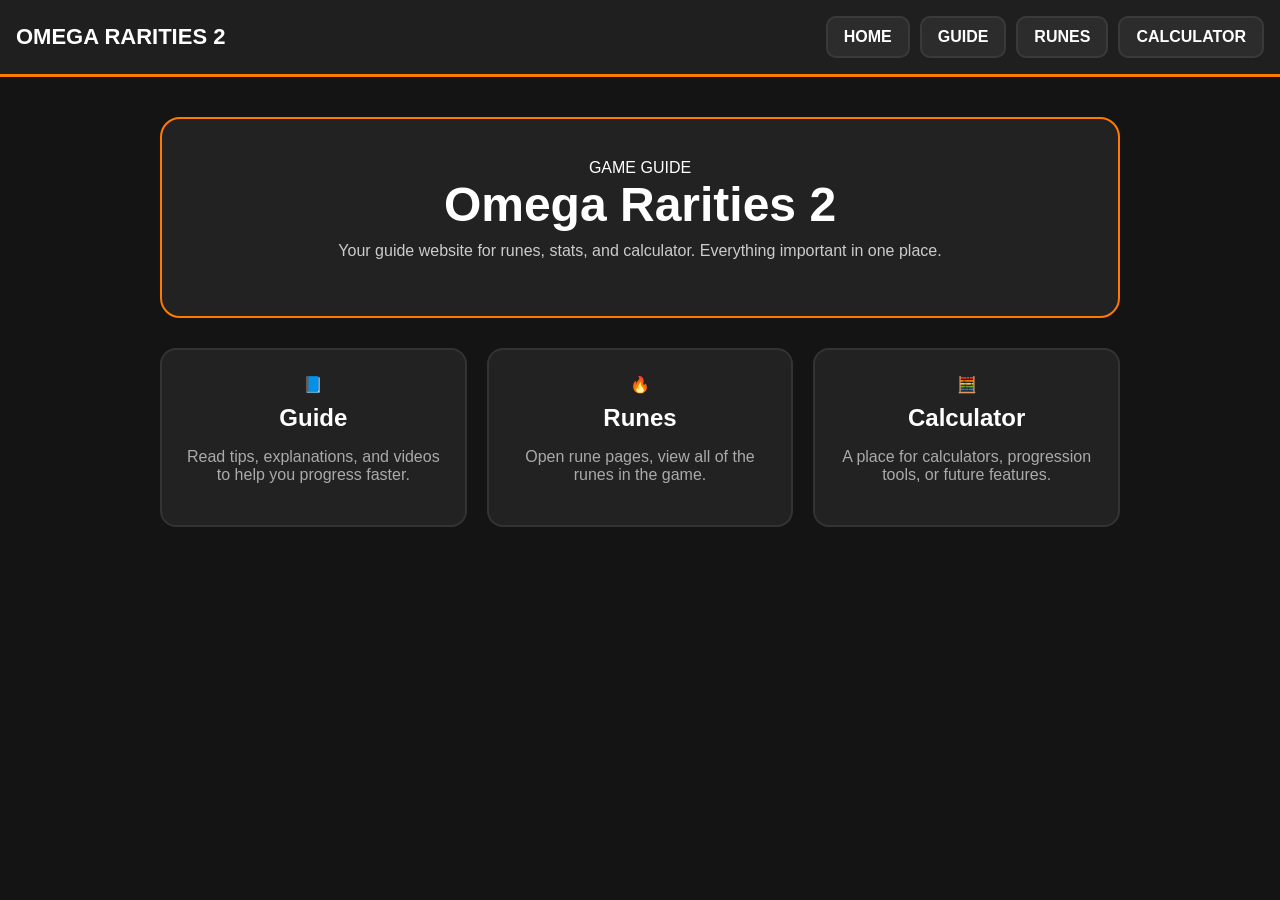
<file: index.html>
<!DOCTYPE html>
<html lang="en">
<head>
    <meta charset="UTF-8">
    <meta name="viewport" content="width=device-width, initial-scale=1.0">
    <title>Omega Rarities 2 Guide</title>
    <link rel="stylesheet" href="style.css">
</head>
<body>

<header class="topbar">
    <div class="logo">OMEGA RARITIES 2</div>
    <nav>
        <a href="index.html">HOME</a>
        <a href="guides.html">GUIDE</a>
        <a href="runes.html">RUNES</a>
        <a href="calculator.html">CALCULATOR</a>
    </nav>
</header>

<main class="home-page">

    <section class="home-hero">
        <div class="hero-card">
            <div class="hero-tag">GAME GUIDE</div>
            <h1>Omega Rarities 2</h1>
            <p>
                Your guide website for runes, stats, and calculator. Everything important in one place.
            </p>
        </div>
    </section>

    <section class="menu-grid">
        <a class="menu-card" href="guides.html">
            <div class="menu-icon">📘</div>
            <h2>Guide</h2>
            <p>Read tips, explanations, and videos to help you progress faster.</p>
        </a>

        <a class="menu-card" href="runes.html">
            <div class="menu-icon">🔥</div>
            <h2>Runes</h2>
            <p>Open rune pages, view all of the runes in the game.</p>
        </a>

        <a class="menu-card" href="calculator.html">
            <div class="menu-icon">🧮</div>
            <h2>Calculator</h2>
            <p>A place for calculators, progression tools, or future features.</p>
        </a>
    </section>

</main>

</body>
</html>
</file>
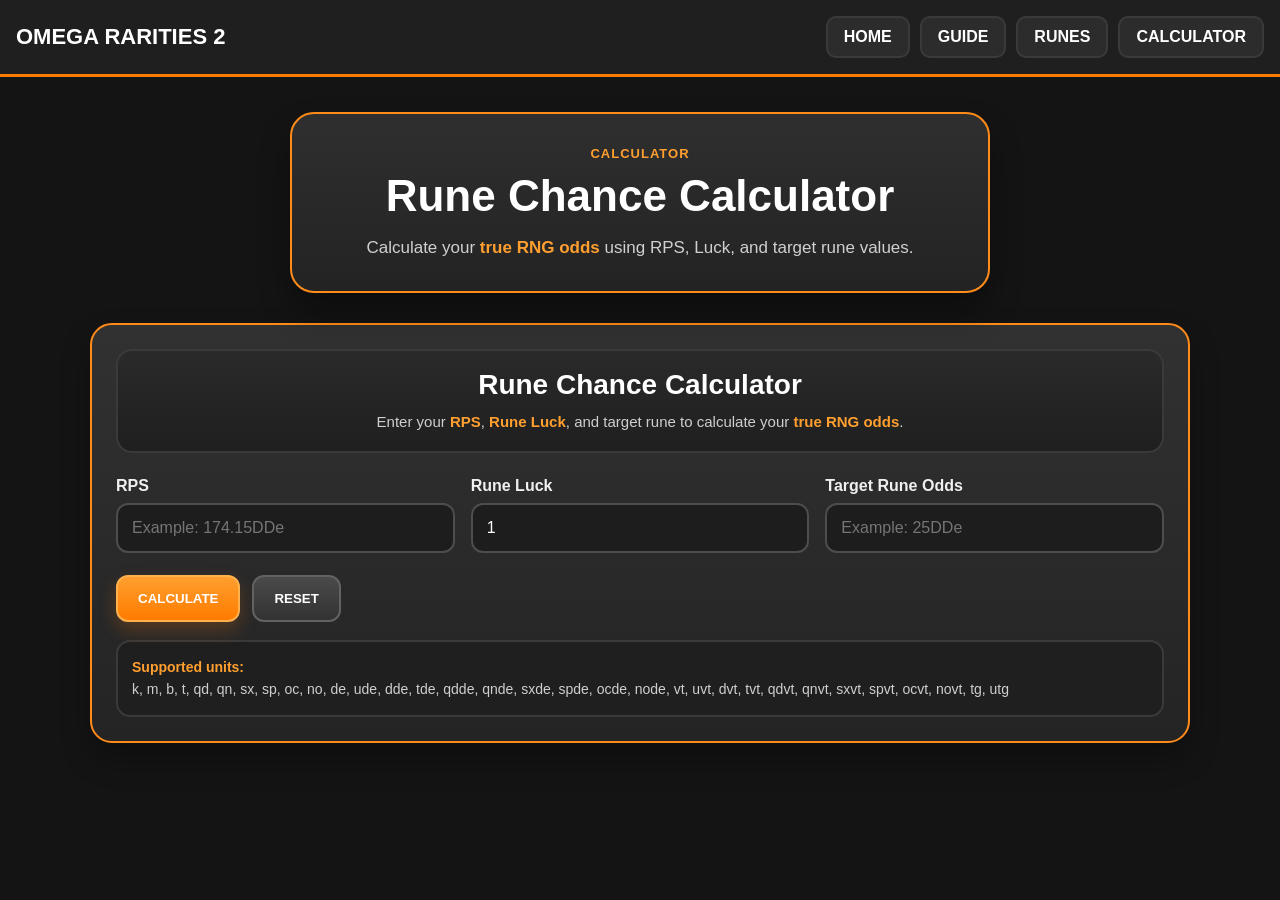
<file: calculator.html>
<!DOCTYPE html>
<html lang="en">
<head>
    <meta charset="UTF-8">
    <meta name="viewport" content="width=device-width, initial-scale=1.0">
    <title>Calculator</title>
    <link rel="stylesheet" href="style.css">
    <style>
        .hero-custom {
            display: flex;
            justify-content: center;
            align-items: center;
            padding: 35px 20px 10px;
            background: transparent;
            border: none;
            box-shadow: none;
            width: 100%;
            margin: 0;
        }

        .hero-box {
            background: linear-gradient(180deg, #2f2f2f 0%, #232323 100%);
            border: 2px solid #ff8c1a;
            border-radius: 24px;
            padding: 30px 28px;
            text-align: center;
            width: min(900px, 100%);
            box-shadow: 0 18px 30px rgba(0,0,0,0.35);
        }

        .hero-small {
            display: inline-block;
            color: #ff9f2f;
            font-size: 13px;
            font-weight: 700;
            letter-spacing: 1px;
            margin-bottom: 10px;
        }

        .hero-box h1 {
            margin: 0;
            font-size: 44px;
            color: white;
        }

        .hero-box p {
            margin: 14px auto 0;
            color: #d0d0d0;
            font-size: 17px;
            line-height: 1.5;
            max-width: 620px;
        }

        .highlight-orange {
            color: #ff9f2f;
            font-weight: 700;
        }

        .calc-wrap {
            width: min(1100px, calc(100% - 40px));
            margin: 20px auto 40px;
        }

        .calc-card {
            background: linear-gradient(180deg, #313131 0%, #242424 100%);
            border: 2px solid #ff8c1a;
            border-radius: 22px;
            padding: 24px;
            box-shadow: 0 16px 30px rgba(0,0,0,0.28);
        }

        .calc-header {
            text-align: center;
            margin-bottom: 24px;
            padding: 18px;
            border-radius: 16px;
            background: linear-gradient(180deg, #2a2a2a 0%, #1f1f1f 100%);
            border: 2px solid #3a3a3a;
        }

        .calc-header h2 {
            margin: 0;
            font-size: 28px;
            color: white;
        }

        .calc-header p {
            margin: 10px auto 0;
            color: #cfcfcf;
            font-size: 15px;
            line-height: 1.5;
            max-width: 650px;
        }

        .calc-grid {
            display: grid;
            grid-template-columns: repeat(auto-fit, minmax(220px, 1fr));
            gap: 16px;
            margin-top: 18px;
        }

        .calc-field label {
            display: block;
            font-weight: bold;
            margin-bottom: 8px;
            color: #f0f0f0;
        }

        .calc-field input {
            width: 100%;
            padding: 14px 14px;
            border-radius: 12px;
            border: 2px solid #4d4d4d;
            background: #1d1d1d;
            color: white;
            font-size: 16px;
            outline: none;
        }

        .calc-field input:focus {
            border-color: #ff8c1a;
            box-shadow: 0 0 0 3px rgba(255, 122, 0, 0.15);
        }

        .calc-actions {
            display: flex;
            gap: 12px;
            flex-wrap: wrap;
            margin-top: 22px;
        }

        .calc-btn {
            background: linear-gradient(180deg, #ff9f2f 0%, #ff7b00 100%);
            color: white;
            padding: 14px 20px;
            border-radius: 12px;
            border: 2px solid #ffb14d;
            font-weight: bold;
            cursor: pointer;
            box-shadow: 0 8px 18px rgba(255, 123, 0, 0.22);
        }

        .calc-btn.secondary {
            background: linear-gradient(180deg, #4a4a4a 0%, #323232 100%);
            border: 2px solid #626262;
            box-shadow: none;
        }

        .calc-result {
            margin-top: 22px;
            background: #1e1e1e;
            border: 2px solid #3f3f3f;
            border-radius: 18px;
            padding: 20px;
        }

        .calc-result h2 {
            margin-top: 0;
            margin-bottom: 14px;
        }

        .result-grid {
            display: grid;
            grid-template-columns: repeat(auto-fit, minmax(220px, 1fr));
            gap: 14px;
        }

        .result-box {
            background: #262626;
            border: 2px solid #3f3f3f;
            border-radius: 14px;
            padding: 16px;
        }

        .result-box .label {
            color: #bfbfbf;
            font-size: 14px;
            margin-bottom: 6px;
        }

        .result-box .value {
            font-size: 24px;
            font-weight: bold;
            color: white;
            word-break: break-word;
        }

        .unit-list {
            margin-top: 18px;
            padding: 14px;
            border-radius: 14px;
            background: #1f1f1f;
            border: 2px solid #3a3a3a;
            color: #cfcfcf;
            font-size: 14px;
            line-height: 1.6;
        }

        .unit-list b {
            color: #ff9f2f;
        }

        @media (max-width: 700px) {
            .hero-box h1 {
                font-size: 34px;
            }

            .hero-box p {
                font-size: 15px;
            }
        }
    </style>
</head>
<body>

<header class="topbar">
    <div class="logo">OMEGA RARITIES 2</div>
    <nav>
        <a href="index.html">HOME</a>
        <a href="guides.html">GUIDE</a>
        <a href="runes.html">RUNES</a>
        <a href="calculator.html">CALCULATOR</a>
    </nav>
</header>

<section class="hero-custom">
    <div class="hero-box">
        <span class="hero-small">CALCULATOR</span>
        <h1>Rune Chance Calculator</h1>
        <p>
            Calculate your <span class="highlight-orange">true RNG odds</span>
            using RPS, Luck, and target rune values.
        </p>
    </div>
</section>

<section class="calc-wrap">
    <div class="calc-card">

        <div class="calc-header">
            <h2>Rune Chance Calculator</h2>
            <p>
                Enter your <span class="highlight-orange">RPS</span>,
                <span class="highlight-orange">Rune Luck</span>, and
                target rune to calculate your <span class="highlight-orange">true RNG odds</span>.
            </p>
        </div>

        <div class="calc-grid">
            <div class="calc-field">
                <label>RPS</label>
                <input id="rps" type="text" placeholder="Example: 174.15DDe">
            </div>

            <div class="calc-field">
                <label>Rune Luck</label>
                <input id="luck" type="text" value="1" placeholder="Example: 1, 2.82, 10m, 1DDe">
            </div>

            <div class="calc-field">
                <label>Target Rune Odds</label>
                <input id="targetOdds" type="text" placeholder="Example: 25DDe">
            </div>
        </div>

        <div class="calc-actions">
            <button class="calc-btn" onclick="calculateChance()">CALCULATE</button>
            <button class="calc-btn secondary" onclick="resetCalculator()">RESET</button>
        </div>

        <div class="calc-result" id="resultBox" style="display:none;">
            <h2>Results</h2>

            <div class="result-grid">
                <div class="result-box">
                    <div class="label">Estimated Chance (True RNG)</div>
                    <div class="value" id="chanceOutput">-</div>
                </div>

                <div class="result-box">
                    <div class="label">Used Luck</div>
                    <div class="value" id="luckOutput">-</div>
                </div>

                <div class="result-box">
                    <div class="label">Target Rune</div>
                    <div class="value" id="targetOutput">-</div>
                </div>

                <div class="result-box">
                    <div class="label">Base RPS</div>
                    <div class="value" id="rpsOutput">-</div>
                </div>
            </div>
        </div>

        <div class="unit-list">
            <b>Supported units:</b><br>
            k, m, b, t, qd, qn, sx, sp, oc, no, de, ude, dde, tde, qdde, qnde, sxde, spde, ocde, node, vt, uvt, dvt, tvt, qdvt, qnvt, sxvt, spvt, ocvt, novt, tg, utg
        </div>
    </div>
</section>

<script>
    const BASE_CONSTANT = 3.043;

    const orderedUnits = [
        "", "k", "m", "b", "t", "qd", "qn", "sx", "sp", "oc", "no",
        "de", "ude", "dde", "tde", "qdde", "qnde", "sxde", "spde", "ocde", "node",
        "vt", "uvt", "dvt", "tvt", "qdvt", "qnvt", "sxvt", "spvt", "ocvt", "novt",
        "tg", "utg"
    ];

    const unitMap = {};
    for (let i = 0; i < orderedUnits.length; i++) {
        unitMap[orderedUnits[i]] = Math.pow(1000, i);
    }

    function parseGameNumber(input) {
        if (!input) return NaN;

        let cleaned = input.trim().toLowerCase().replace(/\s+/g, "");

        if (cleaned.startsWith("1in")) {
            cleaned = cleaned.slice(3);
        }

        const match = cleaned.match(/^([0-9]*\.?[0-9]+)([a-z]*)$/);
        if (!match) return NaN;

        const numberPart = parseFloat(match[1]);
        const unitPart = match[2];

        if (!Number.isFinite(numberPart)) return NaN;
        if (!(unitPart in unitMap)) return NaN;

        return numberPart * unitMap[unitPart];
    }

    function formatLargeNumber(num) {
        if (!Number.isFinite(num)) return "Invalid";
        if (num < 1) return num.toFixed(4);

        let unitIndex = 0;
        while (num >= 1000 && unitIndex < orderedUnits.length - 1) {
            num /= 1000;
            unitIndex++;
        }

        const unit = orderedUnits[unitIndex];
        const prettyUnit = unit === "" ? "" : unit.charAt(0).toUpperCase() + unit.slice(1);

        return `${num.toFixed(2)}${prettyUnit}`;
    }

    function calculateChance() {
        const rps = parseGameNumber(document.getElementById("rps").value);
        const target = parseGameNumber(document.getElementById("targetOdds").value);
        let luck = parseGameNumber(document.getElementById("luck").value);

        if (!Number.isFinite(rps) || !Number.isFinite(target) || !Number.isFinite(luck)) {
            alert("Invalid input");
            return;
        }

        if (rps <= 0 || target <= 0 || luck <= 0) {
            alert("Values must be greater than 0");
            return;
        }

        const result = (target / (rps * BASE_CONSTANT * luck)) * 31236;

        document.getElementById("chanceOutput").textContent = "1 in " + formatLargeNumber(result);
        document.getElementById("luckOutput").textContent = formatLargeNumber(luck);
        document.getElementById("targetOutput").textContent = "1 in " + document.getElementById("targetOdds").value;
        document.getElementById("rpsOutput").textContent = formatLargeNumber(rps);

        document.getElementById("resultBox").style.display = "block";
    }

    function resetCalculator() {
        document.getElementById("rps").value = "";
        document.getElementById("luck").value = "1";
        document.getElementById("targetOdds").value = "";
        document.getElementById("resultBox").style.display = "none";
    }
</script>

</body>
</html>
</file>
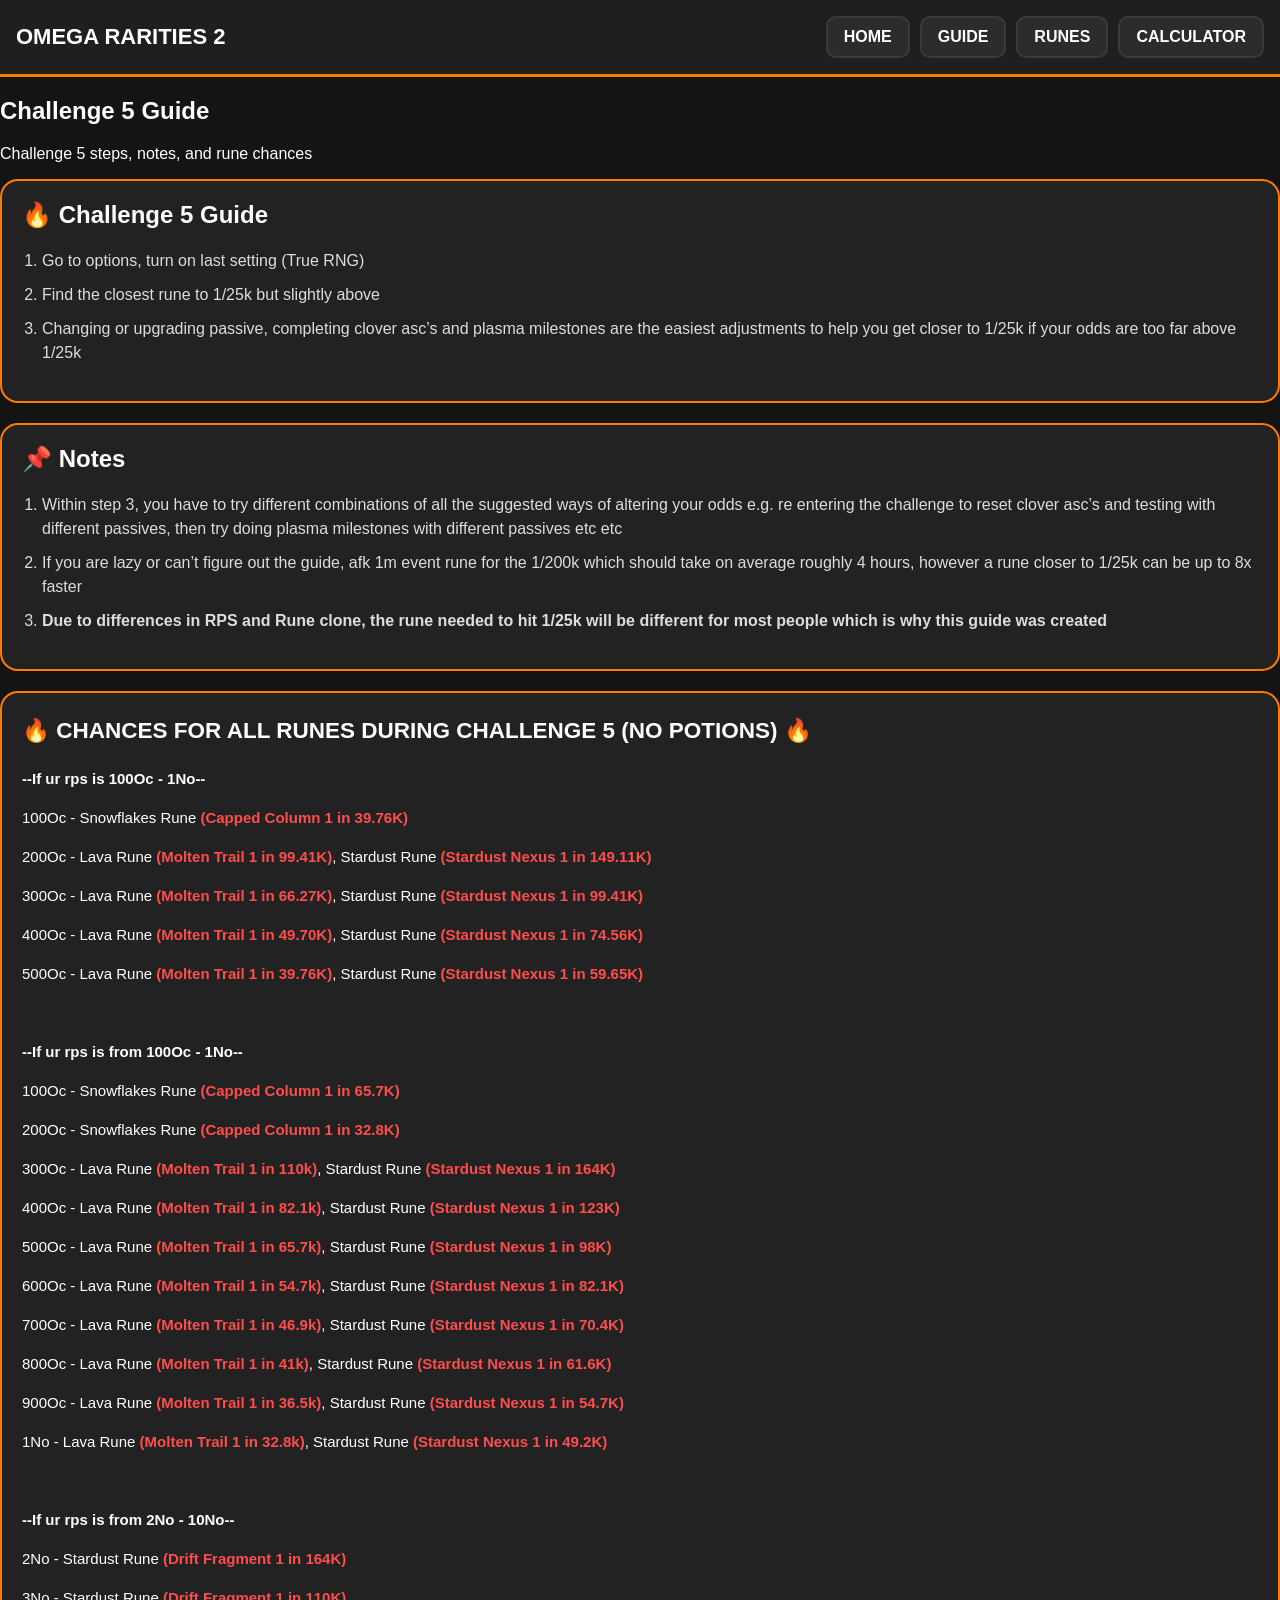
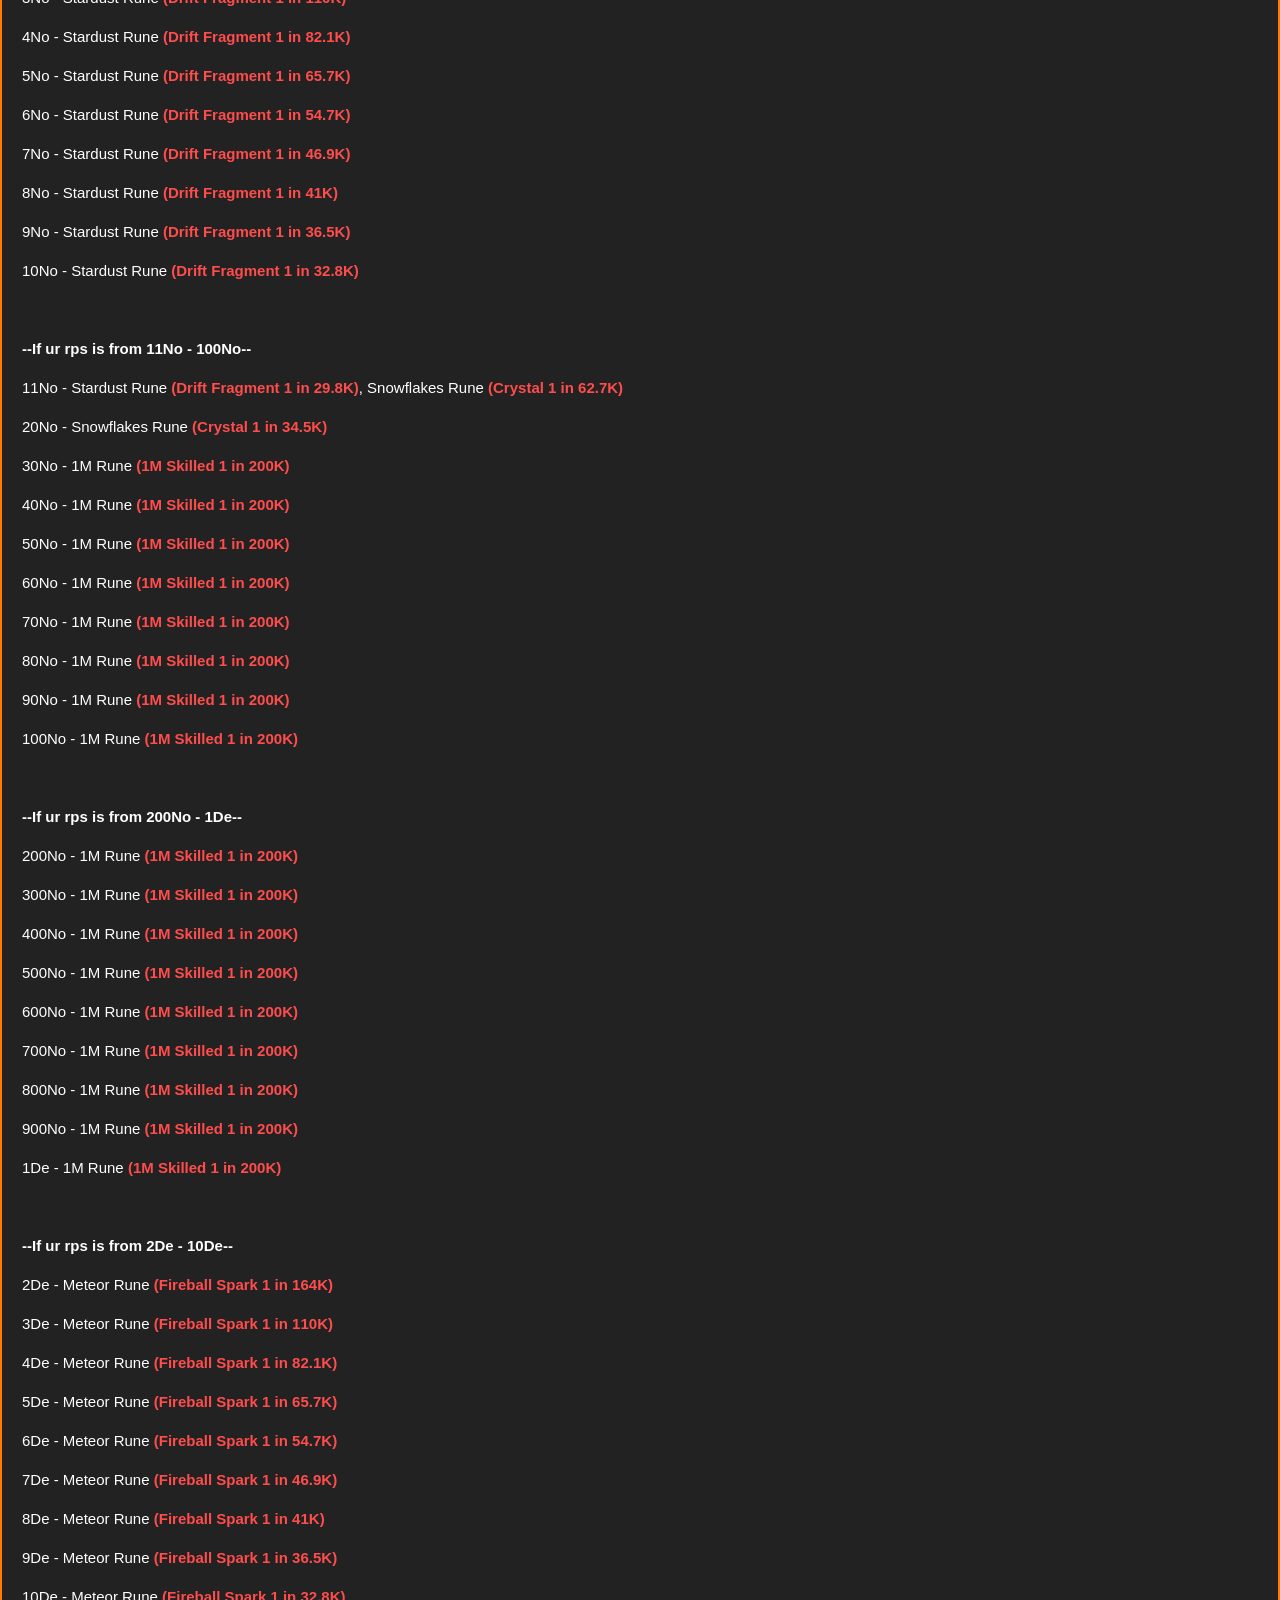
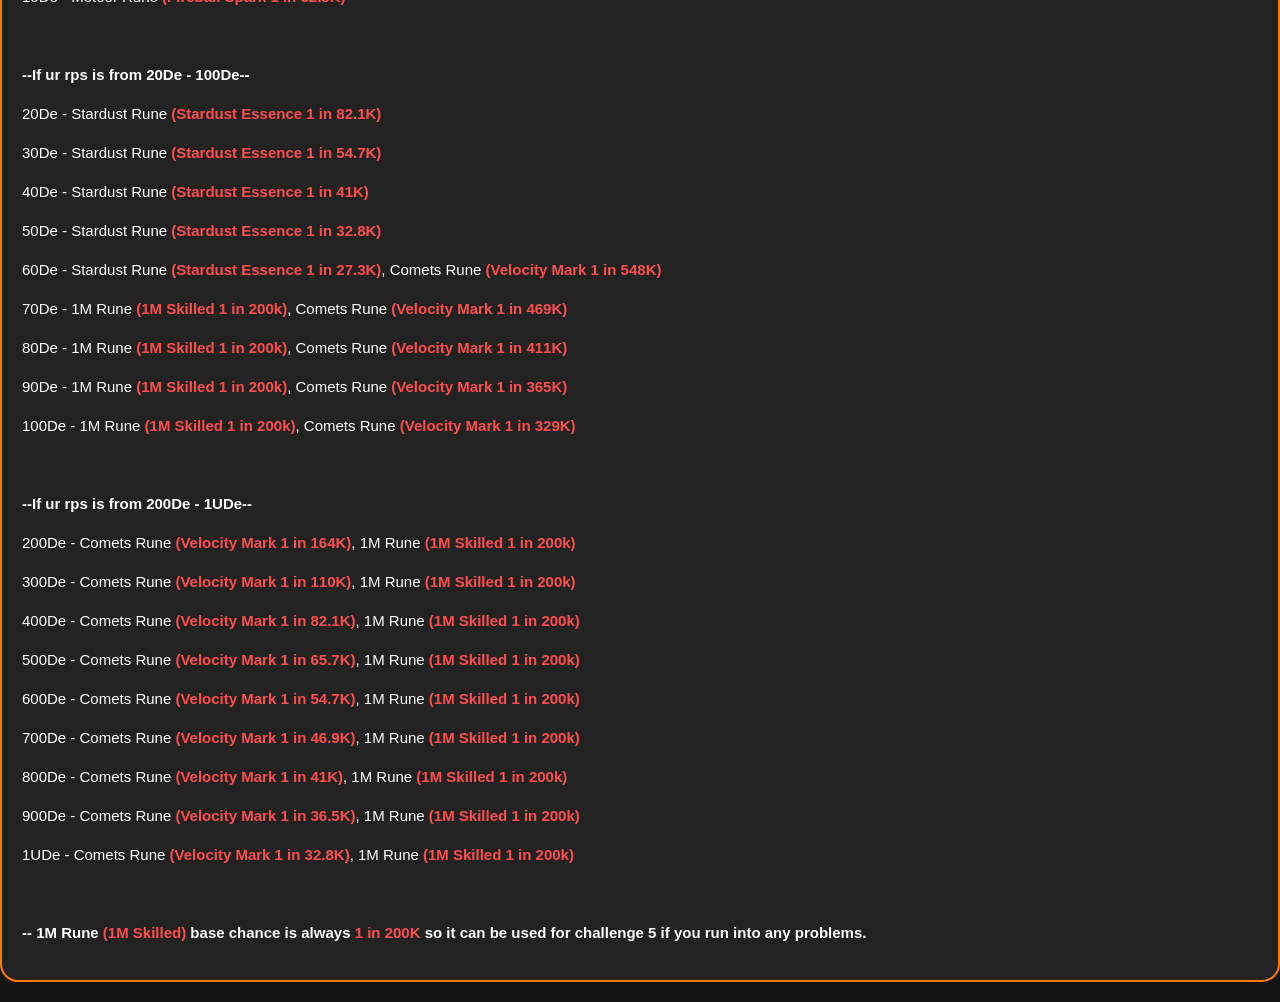
<file: challenge5-guide.html>
<!DOCTYPE html>
<html lang="en">
<head>
    <meta charset="UTF-8">
    <meta name="viewport" content="width=device-width, initial-scale=1.0">
    <title>Challenge 5 Guide</title>
    <link rel="stylesheet" href="style.css">
    <style>
        .red-text {
            color: #ff4d4d;
            font-weight: 600;
        }

        .chance-box {
            margin-top: 20px;
            line-height: 1.6;
            font-size: 15px;
        }
    </style>
</head>
<body>

<header class="topbar">
    <div class="logo">OMEGA RARITIES 2</div>
    <nav>
        <a href="index.html">HOME</a>
        <a href="guides.html">GUIDE</a>
        <a href="runes.html">RUNES</a>
        <a href="calculator.html">CALCULATOR</a>
    </nav>
</header>

<section class="hero">
    <h1>Challenge 5 Guide</h1>
    <p>Challenge 5 steps, notes, and rune chances</p>
</section>

<section class="content">

    <div class="guide-box">
        <h2>🔥 Challenge 5 Guide</h2>
        <ol>
            <li>Go to options, turn on last setting (True RNG)</li>
            <li>Find the closest rune to 1/25k but slightly above</li>
            <li>
                Changing or upgrading passive, completing clover asc’s and plasma milestones
                are the easiest adjustments to help you get closer to 1/25k if your odds are too far above 1/25k
            </li>
        </ol>
    </div>

    <div class="guide-box">
        <h2>📌 Notes</h2>
        <ol>
            <li>
                Within step 3, you have to try different combinations of all the suggested ways of altering your odds
                e.g. re entering the challenge to reset clover asc’s and testing with different passives,
                then try doing plasma milestones with different passives etc etc
            </li>
            <li>
                If you are lazy or can’t figure out the guide, afk 1m event rune for the 1/200k
                which should take on average roughly 4 hours, however a rune closer to 1/25k can be up to 8x faster
            </li>
            <li>
                <b>
                    Due to differences in RPS and Rune clone, the rune needed to hit 1/25k will be different
                    for most people which is why this guide was created
                </b>
            </li>
        </ol>
    </div>

    <div class="guide-box chance-box">
        <h2>🔥 CHANCES FOR ALL RUNES DURING CHALLENGE 5 (NO POTIONS) 🔥</h2>

        <p><b>--If ur rps is 100Oc - 1No--</b></p>
        <p>100Oc - Snowflakes Rune <span class="red-text">(Capped Column 1 in 39.76K)</span></p>
        <p>200Oc - Lava Rune <span class="red-text">(Molten Trail 1 in 99.41K)</span>, Stardust Rune <span class="red-text">(Stardust Nexus 1 in 149.11K)</span></p>
        <p>300Oc - Lava Rune <span class="red-text">(Molten Trail 1 in 66.27K)</span>, Stardust Rune <span class="red-text">(Stardust Nexus 1 in 99.41K)</span></p>
        <p>400Oc - Lava Rune <span class="red-text">(Molten Trail 1 in 49.70K)</span>, Stardust Rune <span class="red-text">(Stardust Nexus 1 in 74.56K)</span></p>
        <p>500Oc - Lava Rune <span class="red-text">(Molten Trail 1 in 39.76K)</span>, Stardust Rune <span class="red-text">(Stardust Nexus 1 in 59.65K)</span></p>

        <br>

        <p><b>--If ur rps is from 100Oc - 1No--</b></p>
        <p>100Oc - Snowflakes Rune <span class="red-text">(Capped Column 1 in 65.7K)</span></p>
        <p>200Oc - Snowflakes Rune <span class="red-text">(Capped Column 1 in 32.8K)</span></p>
        <p>300Oc - Lava Rune <span class="red-text">(Molten Trail 1 in 110k)</span>, Stardust Rune <span class="red-text">(Stardust Nexus 1 in 164K)</span></p>
        <p>400Oc - Lava Rune <span class="red-text">(Molten Trail 1 in 82.1k)</span>, Stardust Rune <span class="red-text">(Stardust Nexus 1 in 123K)</span></p>
        <p>500Oc - Lava Rune <span class="red-text">(Molten Trail 1 in 65.7k)</span>, Stardust Rune <span class="red-text">(Stardust Nexus 1 in 98K)</span></p>
        <p>600Oc - Lava Rune <span class="red-text">(Molten Trail 1 in 54.7k)</span>, Stardust Rune <span class="red-text">(Stardust Nexus 1 in 82.1K)</span></p>
        <p>700Oc - Lava Rune <span class="red-text">(Molten Trail 1 in 46.9k)</span>, Stardust Rune <span class="red-text">(Stardust Nexus 1 in 70.4K)</span></p>
        <p>800Oc - Lava Rune <span class="red-text">(Molten Trail 1 in 41k)</span>, Stardust Rune <span class="red-text">(Stardust Nexus 1 in 61.6K)</span></p>
        <p>900Oc - Lava Rune <span class="red-text">(Molten Trail 1 in 36.5k)</span>, Stardust Rune <span class="red-text">(Stardust Nexus 1 in 54.7K)</span></p>
        <p>1No - Lava Rune <span class="red-text">(Molten Trail 1 in 32.8k)</span>, Stardust Rune <span class="red-text">(Stardust Nexus 1 in 49.2K)</span></p>

        <br>

        <p><b>--If ur rps is from 2No - 10No--</b></p>
        <p>2No - Stardust Rune <span class="red-text">(Drift Fragment 1 in 164K)</span></p>
        <p>3No - Stardust Rune <span class="red-text">(Drift Fragment 1 in 110K)</span></p>
        <p>4No - Stardust Rune <span class="red-text">(Drift Fragment 1 in 82.1K)</span></p>
        <p>5No - Stardust Rune <span class="red-text">(Drift Fragment 1 in 65.7K)</span></p>
        <p>6No - Stardust Rune <span class="red-text">(Drift Fragment 1 in 54.7K)</span></p>
        <p>7No - Stardust Rune <span class="red-text">(Drift Fragment 1 in 46.9K)</span></p>
        <p>8No - Stardust Rune <span class="red-text">(Drift Fragment 1 in 41K)</span></p>
        <p>9No - Stardust Rune <span class="red-text">(Drift Fragment 1 in 36.5K)</span></p>
        <p>10No - Stardust Rune <span class="red-text">(Drift Fragment 1 in 32.8K)</span></p>

        <br>

        <p><b>--If ur rps is from 11No - 100No--</b></p>
        <p>11No - Stardust Rune <span class="red-text">(Drift Fragment 1 in 29.8K)</span>, Snowflakes Rune <span class="red-text">(Crystal 1 in 62.7K)</span></p>
        <p>20No - Snowflakes Rune <span class="red-text">(Crystal 1 in 34.5K)</span></p>
        <p>30No - 1M Rune <span class="red-text">(1M Skilled 1 in 200K)</span></p>
        <p>40No - 1M Rune <span class="red-text">(1M Skilled 1 in 200K)</span></p>
        <p>50No - 1M Rune <span class="red-text">(1M Skilled 1 in 200K)</span></p>
        <p>60No - 1M Rune <span class="red-text">(1M Skilled 1 in 200K)</span></p>
        <p>70No - 1M Rune <span class="red-text">(1M Skilled 1 in 200K)</span></p>
        <p>80No - 1M Rune <span class="red-text">(1M Skilled 1 in 200K)</span></p>
        <p>90No - 1M Rune <span class="red-text">(1M Skilled 1 in 200K)</span></p>
        <p>100No - 1M Rune <span class="red-text">(1M Skilled 1 in 200K)</span></p>

        <br>

        <p><b>--If ur rps is from 200No - 1De--</b></p>
        <p>200No - 1M Rune <span class="red-text">(1M Skilled 1 in 200K)</span></p>
        <p>300No - 1M Rune <span class="red-text">(1M Skilled 1 in 200K)</span></p>
        <p>400No - 1M Rune <span class="red-text">(1M Skilled 1 in 200K)</span></p>
        <p>500No - 1M Rune <span class="red-text">(1M Skilled 1 in 200K)</span></p>
        <p>600No - 1M Rune <span class="red-text">(1M Skilled 1 in 200K)</span></p>
        <p>700No - 1M Rune <span class="red-text">(1M Skilled 1 in 200K)</span></p>
        <p>800No - 1M Rune <span class="red-text">(1M Skilled 1 in 200K)</span></p>
        <p>900No - 1M Rune <span class="red-text">(1M Skilled 1 in 200K)</span></p>
        <p>1De - 1M Rune <span class="red-text">(1M Skilled 1 in 200K)</span></p>

        <br>

        <p><b>--If ur rps is from 2De - 10De--</b></p>
        <p>2De - Meteor Rune <span class="red-text">(Fireball Spark 1 in 164K)</span></p>
        <p>3De - Meteor Rune <span class="red-text">(Fireball Spark 1 in 110K)</span></p>
        <p>4De - Meteor Rune <span class="red-text">(Fireball Spark 1 in 82.1K)</span></p>
        <p>5De - Meteor Rune <span class="red-text">(Fireball Spark 1 in 65.7K)</span></p>
        <p>6De - Meteor Rune <span class="red-text">(Fireball Spark 1 in 54.7K)</span></p>
        <p>7De - Meteor Rune <span class="red-text">(Fireball Spark 1 in 46.9K)</span></p>
        <p>8De - Meteor Rune <span class="red-text">(Fireball Spark 1 in 41K)</span></p>
        <p>9De - Meteor Rune <span class="red-text">(Fireball Spark 1 in 36.5K)</span></p>
        <p>10De - Meteor Rune <span class="red-text">(Fireball Spark 1 in 32.8K)</span></p>

        <br>

        <p><b>--If ur rps is from 20De - 100De--</b></p>
        <p>20De - Stardust Rune <span class="red-text">(Stardust Essence 1 in 82.1K)</span></p>
        <p>30De - Stardust Rune <span class="red-text">(Stardust Essence 1 in 54.7K)</span></p>
        <p>40De - Stardust Rune <span class="red-text">(Stardust Essence 1 in 41K)</span></p>
        <p>50De - Stardust Rune <span class="red-text">(Stardust Essence 1 in 32.8K)</span></p>
        <p>60De - Stardust Rune <span class="red-text">(Stardust Essence 1 in 27.3K)</span>, Comets Rune <span class="red-text">(Velocity Mark 1 in 548K)</span></p>
        <p>70De - 1M Rune <span class="red-text">(1M Skilled 1 in 200k)</span>, Comets Rune <span class="red-text">(Velocity Mark 1 in 469K)</span></p>
        <p>80De - 1M Rune <span class="red-text">(1M Skilled 1 in 200k)</span>, Comets Rune <span class="red-text">(Velocity Mark 1 in 411K)</span></p>
        <p>90De - 1M Rune <span class="red-text">(1M Skilled 1 in 200k)</span>, Comets Rune <span class="red-text">(Velocity Mark 1 in 365K)</span></p>
        <p>100De - 1M Rune <span class="red-text">(1M Skilled 1 in 200k)</span>, Comets Rune <span class="red-text">(Velocity Mark 1 in 329K)</span></p>

        <br>

        <p><b>--If ur rps is from 200De - 1UDe--</b></p>
        <p>200De - Comets Rune <span class="red-text">(Velocity Mark 1 in 164K)</span>, 1M Rune <span class="red-text">(1M Skilled 1 in 200k)</span></p>
        <p>300De - Comets Rune <span class="red-text">(Velocity Mark 1 in 110K)</span>, 1M Rune <span class="red-text">(1M Skilled 1 in 200k)</span></p>
        <p>400De - Comets Rune <span class="red-text">(Velocity Mark 1 in 82.1K)</span>, 1M Rune <span class="red-text">(1M Skilled 1 in 200k)</span></p>
        <p>500De - Comets Rune <span class="red-text">(Velocity Mark 1 in 65.7K)</span>, 1M Rune <span class="red-text">(1M Skilled 1 in 200k)</span></p>
        <p>600De - Comets Rune <span class="red-text">(Velocity Mark 1 in 54.7K)</span>, 1M Rune <span class="red-text">(1M Skilled 1 in 200k)</span></p>
        <p>700De - Comets Rune <span class="red-text">(Velocity Mark 1 in 46.9K)</span>, 1M Rune <span class="red-text">(1M Skilled 1 in 200k)</span></p>
        <p>800De - Comets Rune <span class="red-text">(Velocity Mark 1 in 41K)</span>, 1M Rune <span class="red-text">(1M Skilled 1 in 200k)</span></p>
        <p>900De - Comets Rune <span class="red-text">(Velocity Mark 1 in 36.5K)</span>, 1M Rune <span class="red-text">(1M Skilled 1 in 200k)</span></p>
        <p>1UDe - Comets Rune <span class="red-text">(Velocity Mark 1 in 32.8K)</span>, 1M Rune <span class="red-text">(1M Skilled 1 in 200k)</span></p>

        <br>

        <p><b>-- 1M Rune <span class="red-text">(1M Skilled)</span> base chance is always <span class="red-text">1 in 200K</span> so it can be used for challenge 5 if you run into any problems.</b></p>
    </div>

</section>

</body>
</html>
</file>
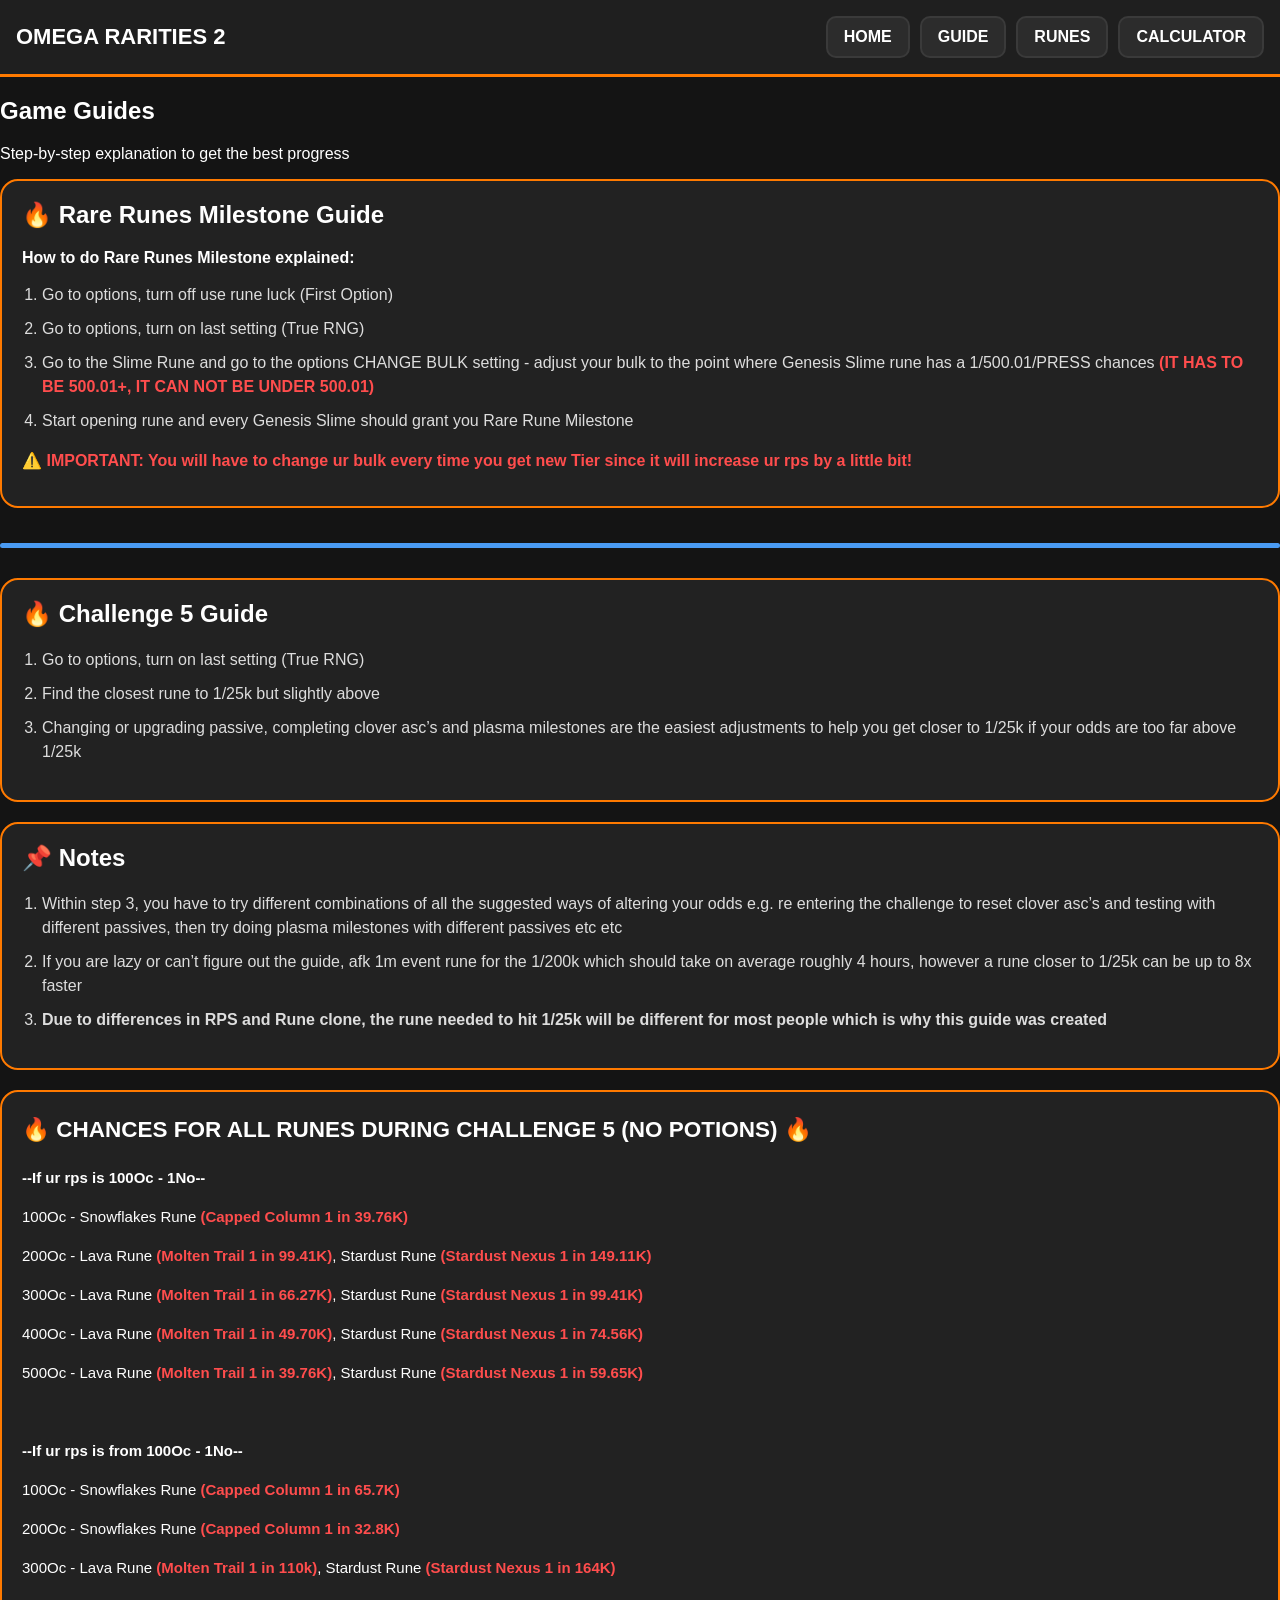
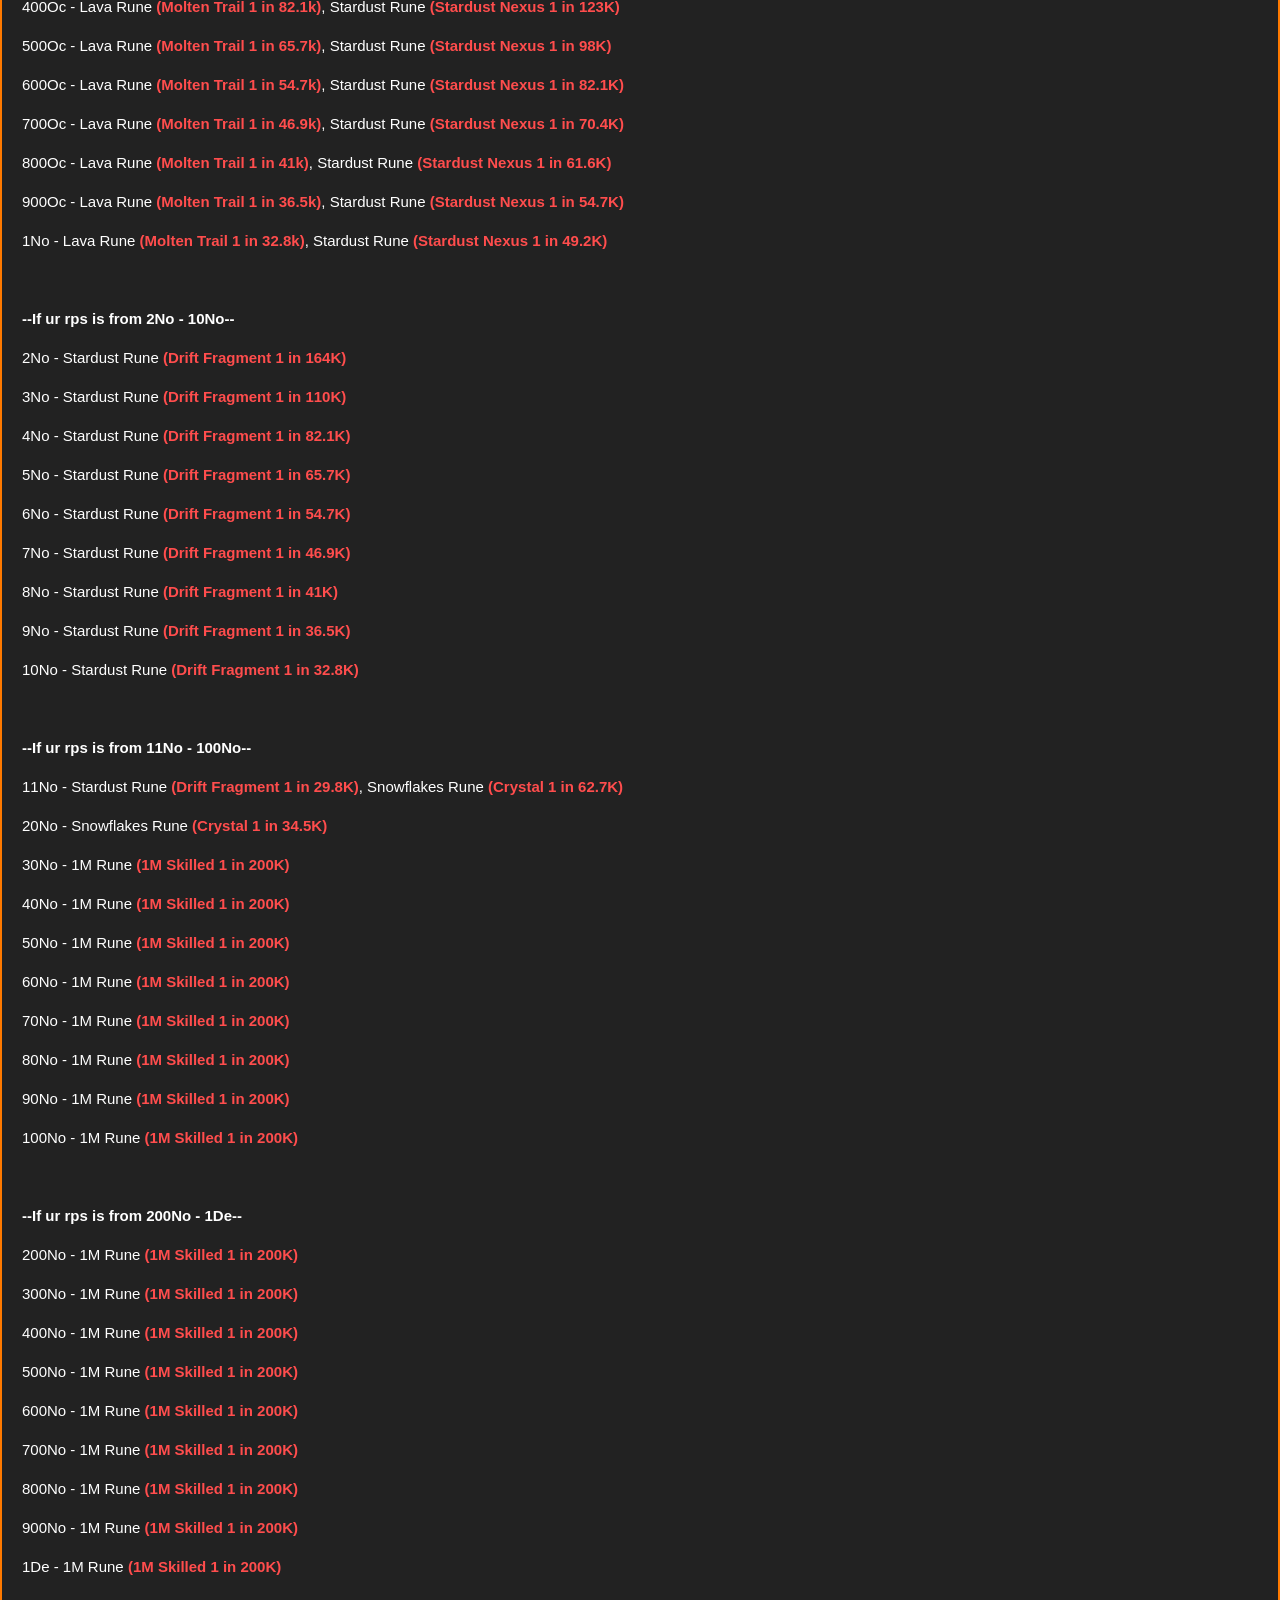
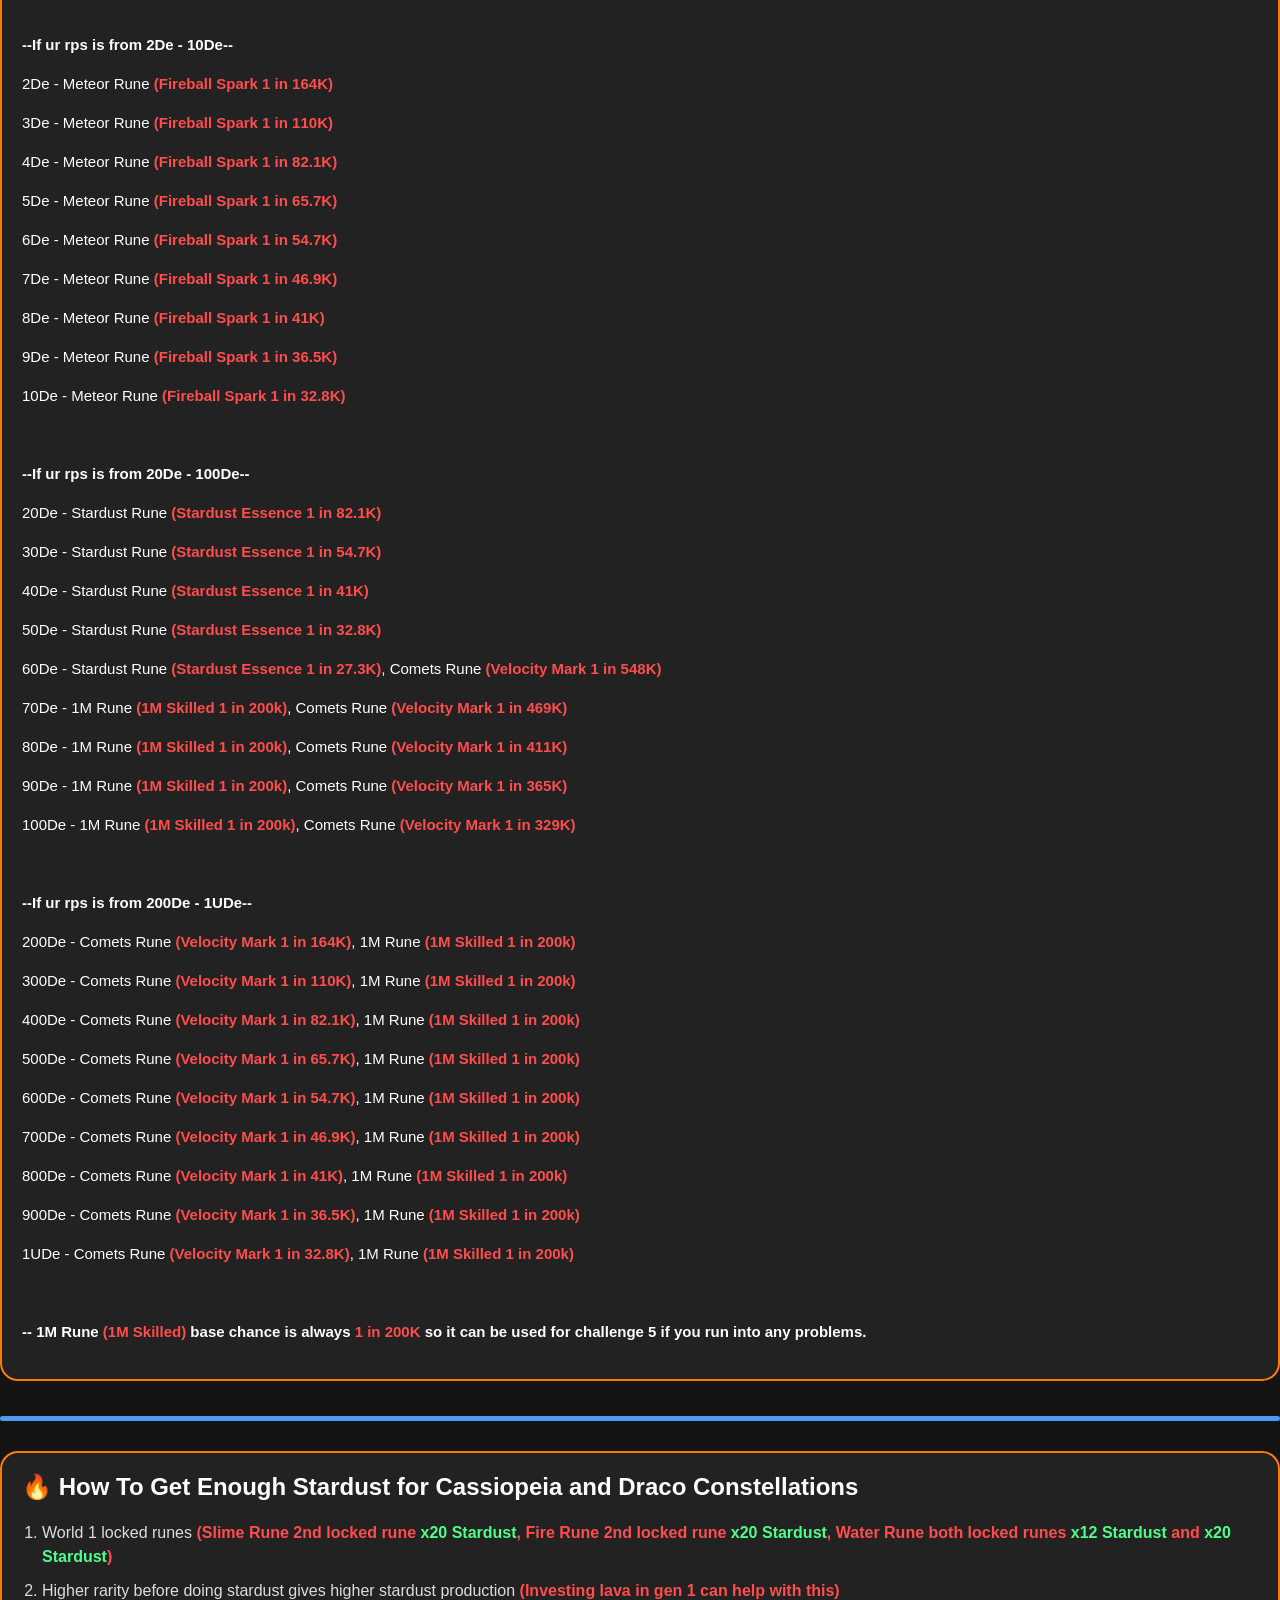
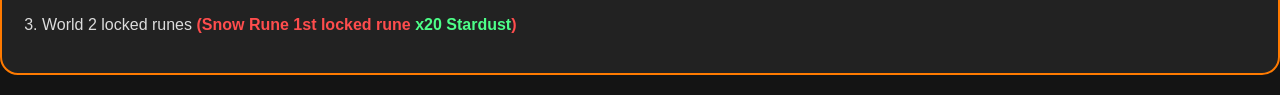
<file: guide.html>
<!DOCTYPE html>
<html lang="en">
<head>
    <meta charset="UTF-8">
    <meta name="viewport" content="width=device-width, initial-scale=1.0">
    <title>Guide</title>
    <link rel="stylesheet" href="style.css">

    <style>
        .guide-separator {
            width: 100%;
            height: 5px;
            background: #4da3ff;
            margin: 35px 0 30px;
            border-radius: 999px;
            opacity: 0.95;
        }

        .red-text {
            color: #ff4d4d;
            font-weight: 600;
        }

        .green-text {
            color: #4dff88;
            font-weight: 700;
        }

        .chance-box {
            margin-top: 20px;
            line-height: 1.6;
            font-size: 15px;
        }
    </style>
</head>
<body>

<header class="topbar">
    <div class="logo">OMEGA RARITIES 2</div>
    <nav>
        <a href="index.html">HOME</a>
        <a href="guide.html">GUIDE</a>
        <a href="runes.html">RUNES</a>
        <a href="calculator.html">CALCULATOR</a>
    </nav>
</header>

<section class="hero">
    <h1>Game Guides</h1>
    <p>Step-by-step explanation to get the best progress</p>
</section>

<section class="content">

    <!-- Rare Rune Guide FIRST -->
    <div class="guide-box">
        <h2>🔥 Rare Runes Milestone Guide</h2>

        <p><b>How to do Rare Runes Milestone explained:</b></p>

        <ol>
            <li>Go to options, turn off use rune luck (First Option)</li>
            <li>Go to options, turn on last setting (True RNG)</li>
            <li>
                Go to the Slime Rune and go to the options CHANGE BULK setting - adjust your bulk
                to the point where Genesis Slime rune has a 1/500.01/PRESS chances
                <span class="red-text">(IT HAS TO BE 500.01+, IT CAN NOT BE UNDER 500.01)</span>
            </li>
            <li>
                Start opening rune and every Genesis Slime should grant you Rare Rune Milestone
            </li>
        </ol>

        <p class="red-text" style="margin-top:18px; font-weight:bold;">
            ⚠️ IMPORTANT: You will have to change ur bulk every time you get new Tier since it will increase ur rps by a little bit!
        </p>
    </div>

    <!-- BLUE SEPARATOR -->
    <div class="guide-separator"></div>

    <!-- Challenge 5 -->
    <div class="guide-box">
        <h2>🔥 Challenge 5 Guide</h2>
        <ol>
            <li>Go to options, turn on last setting (True RNG)</li>
            <li>Find the closest rune to 1/25k but slightly above</li>
            <li>
                Changing or upgrading passive, completing clover asc’s and plasma milestones
                are the easiest adjustments to help you get closer to 1/25k if your odds are too far above 1/25k
            </li>
        </ol>
    </div>

    <!-- Notes -->
    <div class="guide-box">
        <h2>📌 Notes</h2>
        <ol>
            <li>
                Within step 3, you have to try different combinations of all the suggested ways of altering your odds
                e.g. re entering the challenge to reset clover asc’s and testing with different passives,
                then try doing plasma milestones with different passives etc etc
            </li>
            <li>
                If you are lazy or can’t figure out the guide, afk 1m event rune for the 1/200k
                which should take on average roughly 4 hours, however a rune closer to 1/25k can be up to 8x faster
            </li>
            <li>
                <b>
                    Due to differences in RPS and Rune clone, the rune needed to hit 1/25k will be different
                    for most people which is why this guide was created
                </b>
            </li>
        </ol>
    </div>

    <!-- Chances Section -->
    <div class="guide-box chance-box">
        <h2>🔥 CHANCES FOR ALL RUNES DURING CHALLENGE 5 (NO POTIONS) 🔥</h2>

        <p><b>--If ur rps is 100Oc - 1No--</b></p>
        <p>100Oc - Snowflakes Rune <span class="red-text">(Capped Column 1 in 39.76K)</span></p>
        <p>200Oc - Lava Rune <span class="red-text">(Molten Trail 1 in 99.41K)</span>, Stardust Rune <span class="red-text">(Stardust Nexus 1 in 149.11K)</span></p>
        <p>300Oc - Lava Rune <span class="red-text">(Molten Trail 1 in 66.27K)</span>, Stardust Rune <span class="red-text">(Stardust Nexus 1 in 99.41K)</span></p>
        <p>400Oc - Lava Rune <span class="red-text">(Molten Trail 1 in 49.70K)</span>, Stardust Rune <span class="red-text">(Stardust Nexus 1 in 74.56K)</span></p>
        <p>500Oc - Lava Rune <span class="red-text">(Molten Trail 1 in 39.76K)</span>, Stardust Rune <span class="red-text">(Stardust Nexus 1 in 59.65K)</span></p>

        <br>

        <p><b>--If ur rps is from 100Oc - 1No--</b></p>
        <p>100Oc - Snowflakes Rune <span class="red-text">(Capped Column 1 in 65.7K)</span></p>
        <p>200Oc - Snowflakes Rune <span class="red-text">(Capped Column 1 in 32.8K)</span></p>
        <p>300Oc - Lava Rune <span class="red-text">(Molten Trail 1 in 110k)</span>, Stardust Rune <span class="red-text">(Stardust Nexus 1 in 164K)</span></p>
        <p>400Oc - Lava Rune <span class="red-text">(Molten Trail 1 in 82.1k)</span>, Stardust Rune <span class="red-text">(Stardust Nexus 1 in 123K)</span></p>
        <p>500Oc - Lava Rune <span class="red-text">(Molten Trail 1 in 65.7k)</span>, Stardust Rune <span class="red-text">(Stardust Nexus 1 in 98K)</span></p>
        <p>600Oc - Lava Rune <span class="red-text">(Molten Trail 1 in 54.7k)</span>, Stardust Rune <span class="red-text">(Stardust Nexus 1 in 82.1K)</span></p>
        <p>700Oc - Lava Rune <span class="red-text">(Molten Trail 1 in 46.9k)</span>, Stardust Rune <span class="red-text">(Stardust Nexus 1 in 70.4K)</span></p>
        <p>800Oc - Lava Rune <span class="red-text">(Molten Trail 1 in 41k)</span>, Stardust Rune <span class="red-text">(Stardust Nexus 1 in 61.6K)</span></p>
        <p>900Oc - Lava Rune <span class="red-text">(Molten Trail 1 in 36.5k)</span>, Stardust Rune <span class="red-text">(Stardust Nexus 1 in 54.7K)</span></p>
        <p>1No - Lava Rune <span class="red-text">(Molten Trail 1 in 32.8k)</span>, Stardust Rune <span class="red-text">(Stardust Nexus 1 in 49.2K)</span></p>

        <br>

        <p><b>--If ur rps is from 2No - 10No--</b></p>
        <p>2No - Stardust Rune <span class="red-text">(Drift Fragment 1 in 164K)</span></p>
        <p>3No - Stardust Rune <span class="red-text">(Drift Fragment 1 in 110K)</span></p>
        <p>4No - Stardust Rune <span class="red-text">(Drift Fragment 1 in 82.1K)</span></p>
        <p>5No - Stardust Rune <span class="red-text">(Drift Fragment 1 in 65.7K)</span></p>
        <p>6No - Stardust Rune <span class="red-text">(Drift Fragment 1 in 54.7K)</span></p>
        <p>7No - Stardust Rune <span class="red-text">(Drift Fragment 1 in 46.9K)</span></p>
        <p>8No - Stardust Rune <span class="red-text">(Drift Fragment 1 in 41K)</span></p>
        <p>9No - Stardust Rune <span class="red-text">(Drift Fragment 1 in 36.5K)</span></p>
        <p>10No - Stardust Rune <span class="red-text">(Drift Fragment 1 in 32.8K)</span></p>

        <br>

        <p><b>--If ur rps is from 11No - 100No--</b></p>
        <p>11No - Stardust Rune <span class="red-text">(Drift Fragment 1 in 29.8K)</span>, Snowflakes Rune <span class="red-text">(Crystal 1 in 62.7K)</span></p>
        <p>20No - Snowflakes Rune <span class="red-text">(Crystal 1 in 34.5K)</span></p>
        <p>30No - 1M Rune <span class="red-text">(1M Skilled 1 in 200K)</span></p>
        <p>40No - 1M Rune <span class="red-text">(1M Skilled 1 in 200K)</span></p>
        <p>50No - 1M Rune <span class="red-text">(1M Skilled 1 in 200K)</span></p>
        <p>60No - 1M Rune <span class="red-text">(1M Skilled 1 in 200K)</span></p>
        <p>70No - 1M Rune <span class="red-text">(1M Skilled 1 in 200K)</span></p>
        <p>80No - 1M Rune <span class="red-text">(1M Skilled 1 in 200K)</span></p>
        <p>90No - 1M Rune <span class="red-text">(1M Skilled 1 in 200K)</span></p>
        <p>100No - 1M Rune <span class="red-text">(1M Skilled 1 in 200K)</span></p>

        <br>

        <p><b>--If ur rps is from 200No - 1De--</b></p>
        <p>200No - 1M Rune <span class="red-text">(1M Skilled 1 in 200K)</span></p>
        <p>300No - 1M Rune <span class="red-text">(1M Skilled 1 in 200K)</span></p>
        <p>400No - 1M Rune <span class="red-text">(1M Skilled 1 in 200K)</span></p>
        <p>500No - 1M Rune <span class="red-text">(1M Skilled 1 in 200K)</span></p>
        <p>600No - 1M Rune <span class="red-text">(1M Skilled 1 in 200K)</span></p>
        <p>700No - 1M Rune <span class="red-text">(1M Skilled 1 in 200K)</span></p>
        <p>800No - 1M Rune <span class="red-text">(1M Skilled 1 in 200K)</span></p>
        <p>900No - 1M Rune <span class="red-text">(1M Skilled 1 in 200K)</span></p>
        <p>1De - 1M Rune <span class="red-text">(1M Skilled 1 in 200K)</span></p>

        <br>

        <p><b>--If ur rps is from 2De - 10De--</b></p>
        <p>2De - Meteor Rune <span class="red-text">(Fireball Spark 1 in 164K)</span></p>
        <p>3De - Meteor Rune <span class="red-text">(Fireball Spark 1 in 110K)</span></p>
        <p>4De - Meteor Rune <span class="red-text">(Fireball Spark 1 in 82.1K)</span></p>
        <p>5De - Meteor Rune <span class="red-text">(Fireball Spark 1 in 65.7K)</span></p>
        <p>6De - Meteor Rune <span class="red-text">(Fireball Spark 1 in 54.7K)</span></p>
        <p>7De - Meteor Rune <span class="red-text">(Fireball Spark 1 in 46.9K)</span></p>
        <p>8De - Meteor Rune <span class="red-text">(Fireball Spark 1 in 41K)</span></p>
        <p>9De - Meteor Rune <span class="red-text">(Fireball Spark 1 in 36.5K)</span></p>
        <p>10De - Meteor Rune <span class="red-text">(Fireball Spark 1 in 32.8K)</span></p>

        <br>

        <p><b>--If ur rps is from 20De - 100De--</b></p>
        <p>20De - Stardust Rune <span class="red-text">(Stardust Essence 1 in 82.1K)</span></p>
        <p>30De - Stardust Rune <span class="red-text">(Stardust Essence 1 in 54.7K)</span></p>
        <p>40De - Stardust Rune <span class="red-text">(Stardust Essence 1 in 41K)</span></p>
        <p>50De - Stardust Rune <span class="red-text">(Stardust Essence 1 in 32.8K)</span></p>
        <p>60De - Stardust Rune <span class="red-text">(Stardust Essence 1 in 27.3K)</span>, Comets Rune <span class="red-text">(Velocity Mark 1 in 548K)</span></p>
        <p>70De - 1M Rune <span class="red-text">(1M Skilled 1 in 200k)</span>, Comets Rune <span class="red-text">(Velocity Mark 1 in 469K)</span></p>
        <p>80De - 1M Rune <span class="red-text">(1M Skilled 1 in 200k)</span>, Comets Rune <span class="red-text">(Velocity Mark 1 in 411K)</span></p>
        <p>90De - 1M Rune <span class="red-text">(1M Skilled 1 in 200k)</span>, Comets Rune <span class="red-text">(Velocity Mark 1 in 365K)</span></p>
        <p>100De - 1M Rune <span class="red-text">(1M Skilled 1 in 200k)</span>, Comets Rune <span class="red-text">(Velocity Mark 1 in 329K)</span></p>

        <br>

        <p><b>--If ur rps is from 200De - 1UDe--</b></p>
        <p>200De - Comets Rune <span class="red-text">(Velocity Mark 1 in 164K)</span>, 1M Rune <span class="red-text">(1M Skilled 1 in 200k)</span></p>
        <p>300De - Comets Rune <span class="red-text">(Velocity Mark 1 in 110K)</span>, 1M Rune <span class="red-text">(1M Skilled 1 in 200k)</span></p>
        <p>400De - Comets Rune <span class="red-text">(Velocity Mark 1 in 82.1K)</span>, 1M Rune <span class="red-text">(1M Skilled 1 in 200k)</span></p>
        <p>500De - Comets Rune <span class="red-text">(Velocity Mark 1 in 65.7K)</span>, 1M Rune <span class="red-text">(1M Skilled 1 in 200k)</span></p>
        <p>600De - Comets Rune <span class="red-text">(Velocity Mark 1 in 54.7K)</span>, 1M Rune <span class="red-text">(1M Skilled 1 in 200k)</span></p>
        <p>700De - Comets Rune <span class="red-text">(Velocity Mark 1 in 46.9K)</span>, 1M Rune <span class="red-text">(1M Skilled 1 in 200k)</span></p>
        <p>800De - Comets Rune <span class="red-text">(Velocity Mark 1 in 41K)</span>, 1M Rune <span class="red-text">(1M Skilled 1 in 200k)</span></p>
        <p>900De - Comets Rune <span class="red-text">(Velocity Mark 1 in 36.5K)</span>, 1M Rune <span class="red-text">(1M Skilled 1 in 200k)</span></p>
        <p>1UDe - Comets Rune <span class="red-text">(Velocity Mark 1 in 32.8K)</span>, 1M Rune <span class="red-text">(1M Skilled 1 in 200k)</span></p>

        <br>

        <p><b>-- 1M Rune <span class="red-text">(1M Skilled)</span> base chance is always <span class="red-text">1 in 200K</span> so it can be used for challenge 5 if you run into any problems.</b></p>
    </div>

    <!-- SECOND BLUE SEPARATOR -->
    <div class="guide-separator"></div>

    <!-- Stardust Guide -->
    <div class="guide-box">
        <h2>🔥 How To Get Enough Stardust for Cassiopeia and Draco Constellations</h2>

        <ol>
            <li>
                World 1 locked runes
                <span class="red-text">(Slime Rune 2nd locked rune </span><span class="green-text">x20 Stardust</span><span class="red-text">, Fire Rune 2nd locked rune </span><span class="green-text">x20 Stardust</span><span class="red-text">, Water Rune both locked runes </span><span class="green-text">x12 Stardust</span><span class="red-text"> and </span><span class="green-text">x20 Stardust</span><span class="red-text">)</span>
            </li>
            <li>
                Higher rarity before doing stardust gives higher stardust production
                <span class="red-text">(Investing lava in gen 1 can help with this)</span>
            </li>
            <li>
                World 2 locked runes
                <span class="red-text">(Snow Rune 1st locked rune </span><span class="green-text">x20 Stardust</span><span class="red-text">)</span>
            </li>
        </ol>
    </div>

</section>

</body>
</html>
</file>
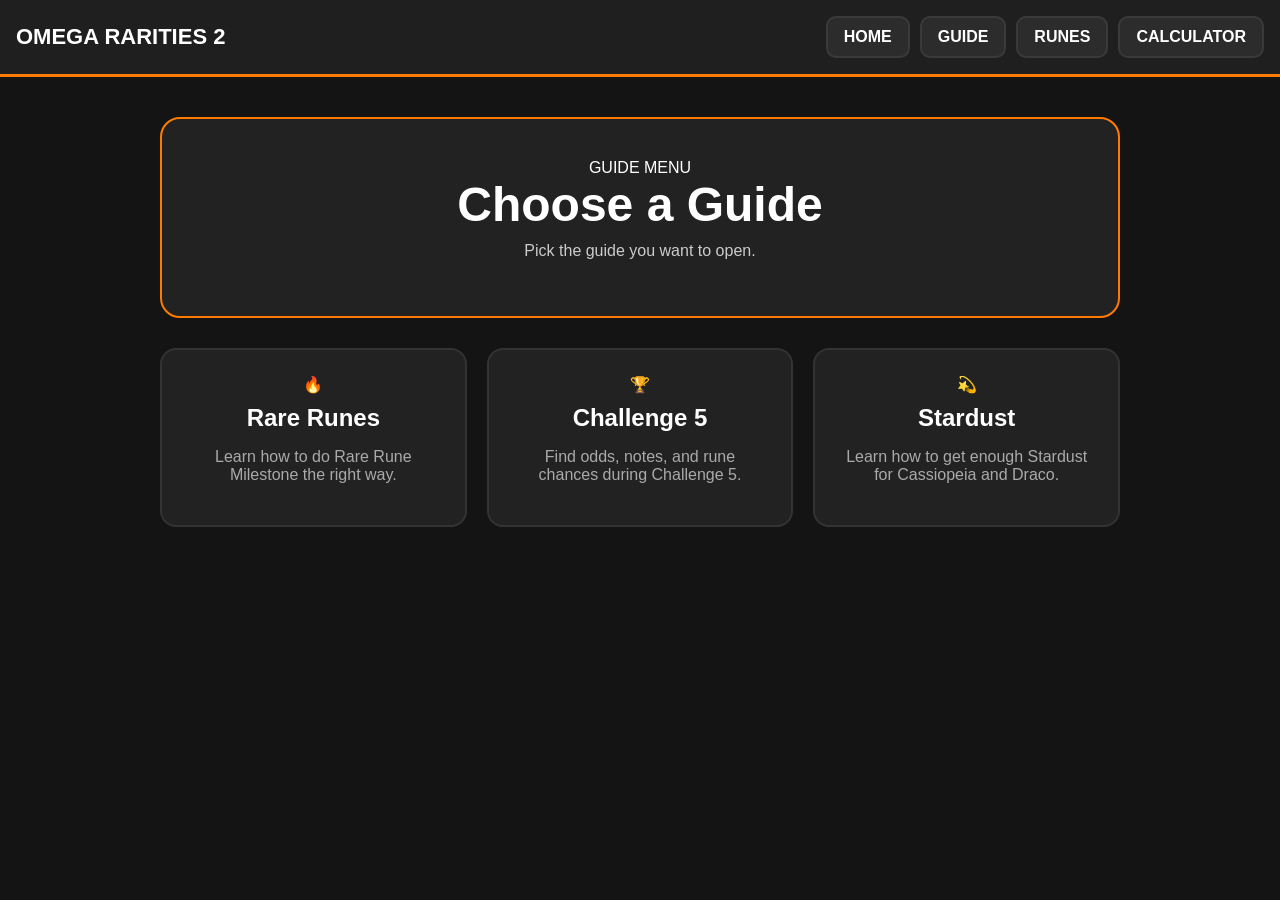
<file: guides.html>
<!DOCTYPE html>
<html lang="en">
<head>
    <meta charset="UTF-8">
    <meta name="viewport" content="width=device-width, initial-scale=1.0">
    <title>Guides</title>
    <link rel="stylesheet" href="style.css">
</head>
<body>

<header class="topbar">
    <div class="logo">OMEGA RARITIES 2</div>
    <nav>
        <a href="index.html">HOME</a>
        <a href="guides.html">GUIDE</a>
        <a href="runes.html">RUNES</a>
        <a href="calculator.html">CALCULATOR</a>
    </nav>
</header>

<main class="home-page">

    <section class="home-hero">
        <div class="hero-card">
            <div class="hero-tag">GUIDE MENU</div>
            <h1>Choose a Guide</h1>
            <p>
                Pick the guide you want to open.
            </p>
        </div>
    </section>

    <section class="menu-grid">
        <a class="menu-card" href="rare-runes-guide.html">
            <div class="menu-icon">🔥</div>
            <h2>Rare Runes</h2>
            <p>Learn how to do Rare Rune Milestone the right way.</p>
        </a>

        <a class="menu-card" href="challenge5-guide.html">
            <div class="menu-icon">🏆</div>
            <h2>Challenge 5</h2>
            <p>Find odds, notes, and rune chances during Challenge 5.</p>
        </a>

        <a class="menu-card" href="stardust-guide.html">
            <div class="menu-icon">💫</div>
            <h2>Stardust</h2>
            <p>Learn how to get enough Stardust for Cassiopeia and Draco.</p>
        </a>
    </section>

</main>

</body>
</html>
</file>
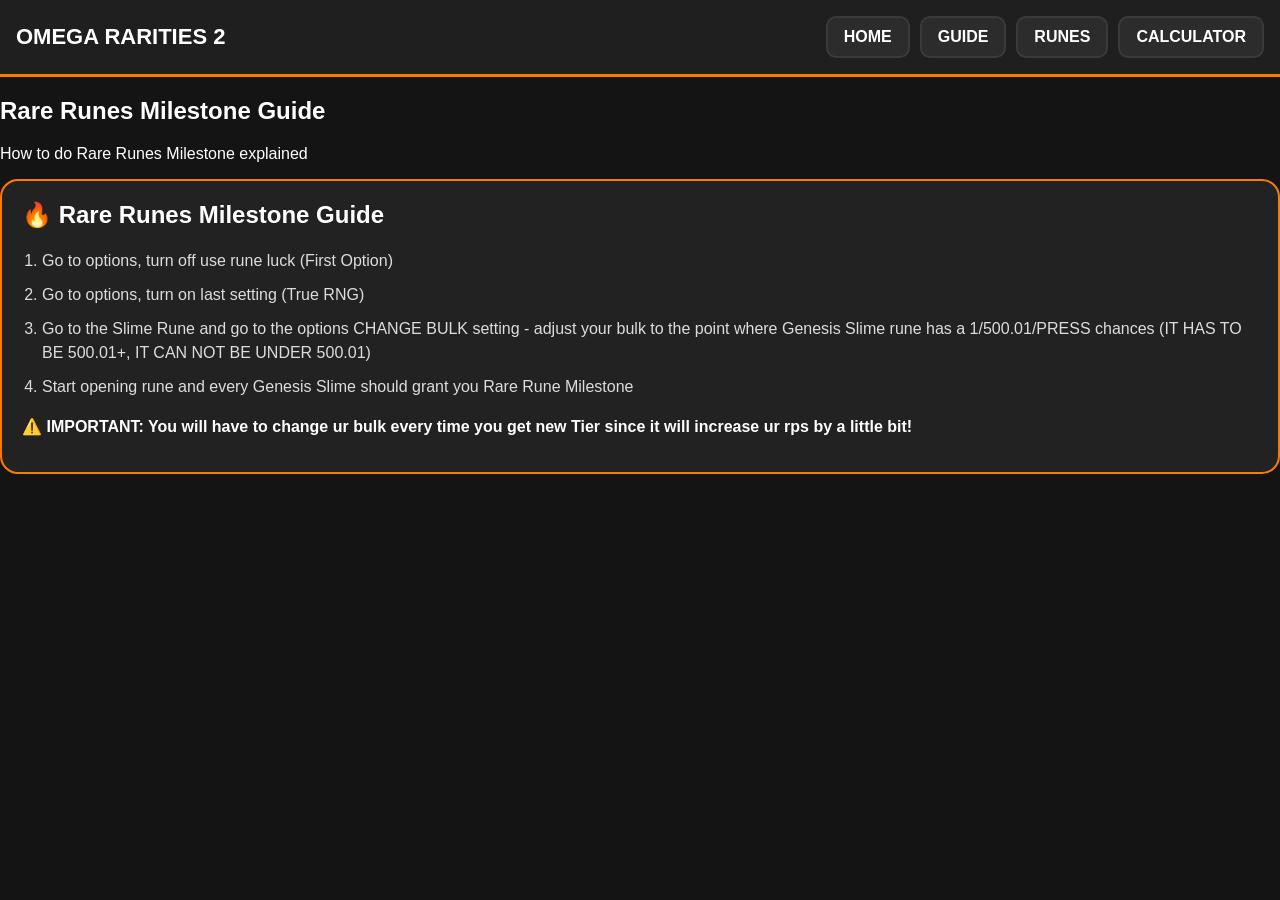
<file: rare-runes-guide.html>
<!DOCTYPE html>
<html lang="en">
<head>
    <meta charset="UTF-8">
    <meta name="viewport" content="width=device-width, initial-scale=1.0">
    <title>Rare Runes Milestone Guide</title>
    <link rel="stylesheet" href="style.css">
</head>
<body>

<header class="topbar">
    <div class="logo">OMEGA RARITIES 2</div>
    <nav>
        <a href="index.html">HOME</a>
        <a href="guides.html">GUIDE</a>
        <a href="runes.html">RUNES</a>
        <a href="calculator.html">CALCULATOR</a>
    </nav>
</header>

<section class="hero">
    <h1>Rare Runes Milestone Guide</h1>
    <p>How to do Rare Runes Milestone explained</p>
</section>

<section class="content">
    <div class="guide-box">
        <h2>🔥 Rare Runes Milestone Guide</h2>

        <ol>
            <li>Go to options, turn off use rune luck (First Option)</li>
            <li>Go to options, turn on last setting (True RNG)</li>
            <li>
                Go to the Slime Rune and go to the options CHANGE BULK setting - adjust your bulk
                to the point where Genesis Slime rune has a 1/500.01/PRESS chances
                <span class="red-text">(IT HAS TO BE 500.01+, IT CAN NOT BE UNDER 500.01)</span>
            </li>
            <li>
                Start opening rune and every Genesis Slime should grant you Rare Rune Milestone
            </li>
        </ol>

        <p class="red-text" style="margin-top:18px; font-weight:bold;">
            ⚠️ IMPORTANT: You will have to change ur bulk every time you get new Tier since it will increase ur rps by a little bit!
        </p>
    </div>
</section>

</body>
</html>
</file>
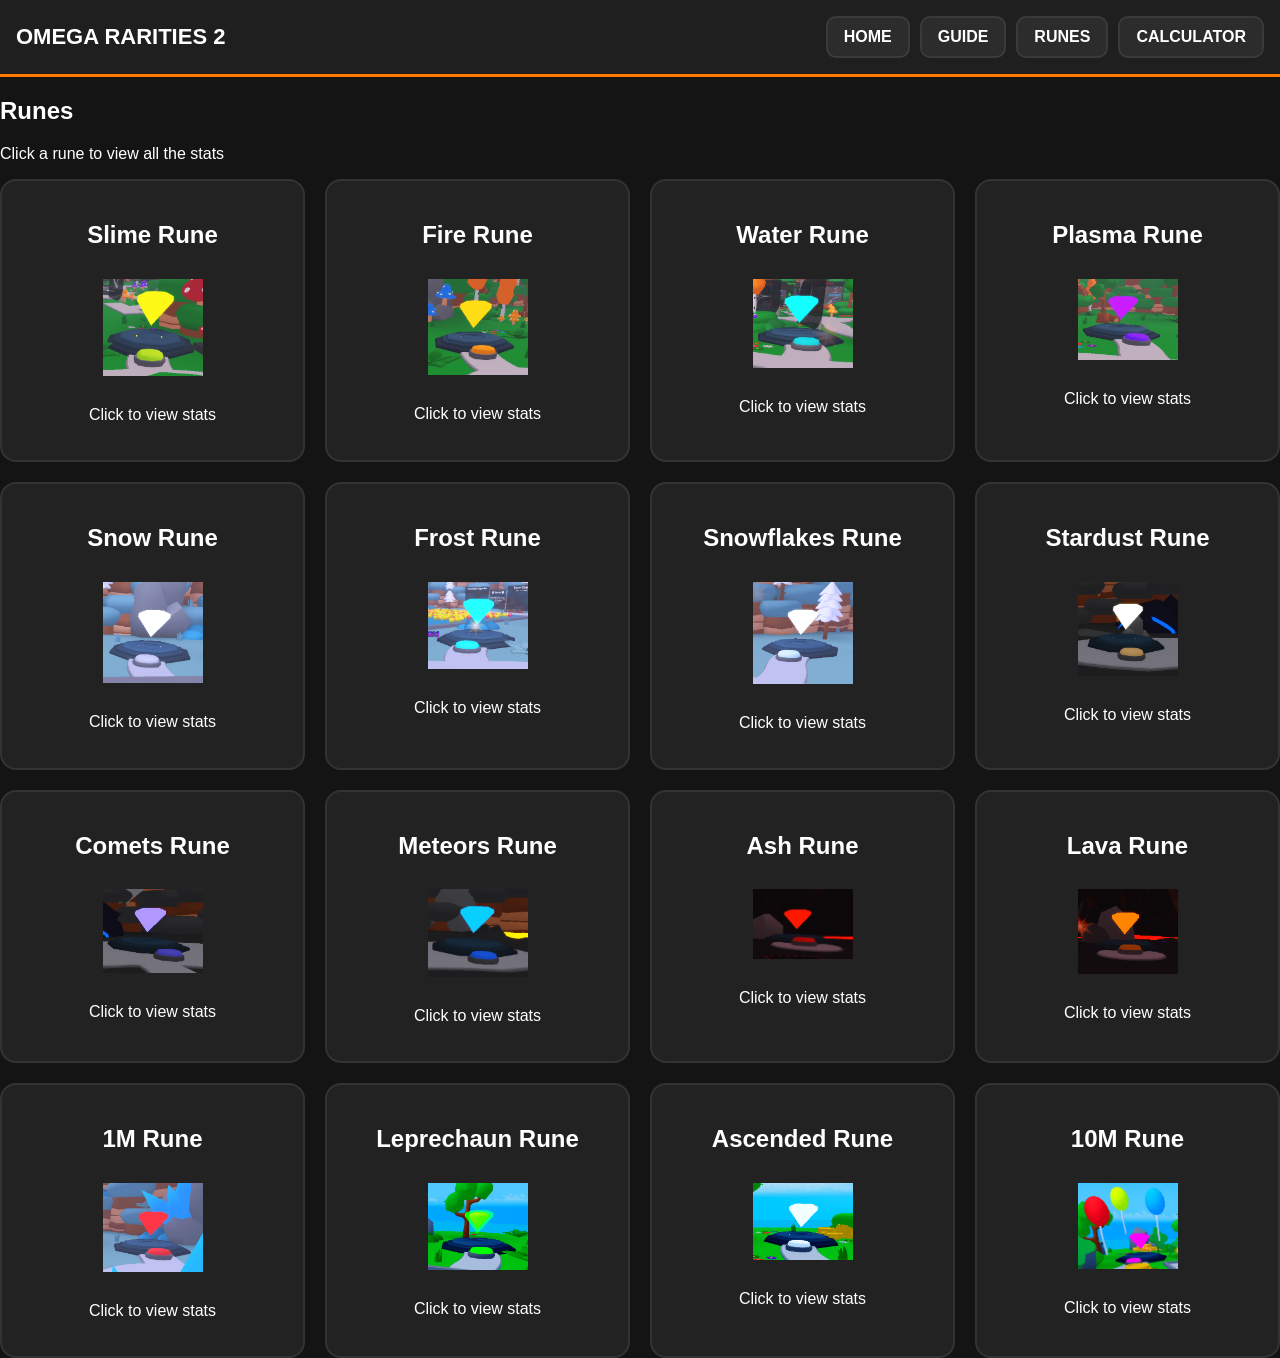
<file: runes.html>
<!DOCTYPE html>
<html lang="en">
<head>
    <meta charset="UTF-8">
    <meta name="viewport" content="width=device-width, initial-scale=1.0">
    <title>Runes</title>
    <link rel="stylesheet" href="style.css">
</head>
<body>

<header class="topbar">
    <div class="logo">OMEGA RARITIES 2</div>
    <nav>
        <a href="index.html">HOME</a>
        <a href="guides.html">GUIDE</a>
        <a href="runes.html">RUNES</a>
        <a href="calculator.html">CALCULATOR</a>
    </nav>
</header>

<section class="hero">
    <h1>Runes</h1>
    <p>Click a rune to view all the stats</p>
</section>

<section class="content rune-grid">

    <div class="rune-card" onclick="openRune('slime', 11, 'Slime Rune')">
        <h2>Slime Rune</h2>
        <img src="images/runes/slime.png" alt="Slime Rune">
        <p>Click to view stats</p>
    </div>

    <div class="rune-card" onclick="openRune('fire', 11, 'Fire Rune')">
        <h2>Fire Rune</h2>
        <img src="images/runes/fire.png" alt="Fire Rune">
        <p>Click to view stats</p>
    </div>

    <div class="rune-card" onclick="openRune('water', 10, 'Water Rune')">
        <h2>Water Rune</h2>
        <img src="images/runes/water.png" alt="Water Rune">
        <p>Click to view stats</p>
    </div>

    <div class="rune-card" onclick="openRune('plasma', 10, 'Plasma Rune')">
        <h2>Plasma Rune</h2>
        <img src="images/runes/plasma.png" alt="Plasma Rune">
        <p>Click to view stats</p>
    </div>

    <div class="rune-card" onclick="openRune('snow', 11, 'Snow Rune')">
        <h2>Snow Rune</h2>
        <img src="images/runes/snow.png" alt="Snow Rune">
        <p>Click to view stats</p>
    </div>

    <div class="rune-card" onclick="openRune('frost', 11, 'Frost Rune')">
        <h2>Frost Rune</h2>
        <img src="images/runes/frost.png" alt="Frost Rune">
        <p>Click to view stats</p>
    </div>

    <div class="rune-card" onclick="openRune('snowflakes', 12, 'Snowflakes Rune')">
        <h2>Snowflakes Rune</h2>
        <img src="images/runes/snowflakes.png" alt="Snowflakes Rune">
        <p>Click to view stats</p>
    </div>

    <div class="rune-card" onclick="openRune('stardust', 11, 'Stardust Rune')">
        <h2>Stardust Rune</h2>
        <img src="images/runes/stardust.png" alt="Stardust Rune">
        <p>Click to view stats</p>
    </div>

    <div class="rune-card" onclick="openRune('comets', 11, 'Comets Rune')">
        <h2>Comets Rune</h2>
        <img src="images/runes/comets.png" alt="Comets Rune">
        <p>Click to view stats</p>
    </div>

    <div class="rune-card" onclick="openRune('meteors', 11, 'Meteors Rune')">
        <h2>Meteors Rune</h2>
        <img src="images/runes/meteors.png" alt="Meteors Rune">
        <p>Click to view stats</p>
    </div>

    <div class="rune-card" onclick="openRune('ash', 10, 'Ash Rune')">
        <h2>Ash Rune</h2>
        <img src="images/runes/ash.png" alt="Ash Rune">
        <p>Click to view stats</p>
    </div>

    <div class="rune-card" onclick="openRune('lava', 6, 'Lava Rune')">
        <h2>Lava Rune</h2>
        <img src="images/runes/lava.png" alt="Lava Rune">
        <p>Click to view stats</p>
    </div>

    <div class="rune-card" onclick="openRune('1m', 11, '1M Rune')">
        <h2>1M Rune</h2>
        <img src="images/runes/1m.png" alt="1M Rune">
        <p>Click to view stats</p>
    </div>

    <div class="rune-card" onclick="openRune('leprechaun', 9, 'Leprechaun Rune')">
        <h2>Leprechaun Rune</h2>
        <img src="images/runes/leprechaun.png" alt="Leprechaun Rune">
        <p>Click to view stats</p>
    </div>

    <div class="rune-card" onclick="openRune('ascended', 9, 'Ascended Rune')">
        <h2>Ascended Rune</h2>
        <img src="images/runes/ascended.png" alt="Ascended Rune">
        <p>Click to view stats</p>
    </div>

    <div class="rune-card" onclick="openRune('10m', 12, '10M Rune')">
        <h2>10M Rune</h2>
        <img src="images/runes/10m.png" alt="10M Rune">
        <p>Click to view stats</p>
    </div>

</section>

<div id="popup" class="popup" onclick="closePopup(event)">
    <div class="popup-content" onclick="event.stopPropagation()">
        <span class="close" onclick="forceClosePopup()">&times;</span>
        <h2 id="popup-title">Rune Details</h2>
        <div id="popup-images"></div>
    </div>
</div>

<script>
function openRune(rune, imageCount, displayName) {
    const popup = document.getElementById("popup");
    const popupTitle = document.getElementById("popup-title");
    const container = document.getElementById("popup-images");

    popupTitle.textContent = displayName;
    container.innerHTML = "";

    for (let i = 1; i <= imageCount; i++) {
        const img = document.createElement("img");
        img.src = `images/rune-details/${rune}/${i}.png`;
        img.alt = `${displayName} detail ${i}`;
        img.className = "popup-img";
        container.appendChild(img);
    }

    popup.style.display = "flex";
}

function forceClosePopup() {
    document.getElementById("popup").style.display = "none";
}

function closePopup(event) {
    if (event.target.id === "popup") {
        forceClosePopup();
    }
}
</script>

</body>
</html>
</file>
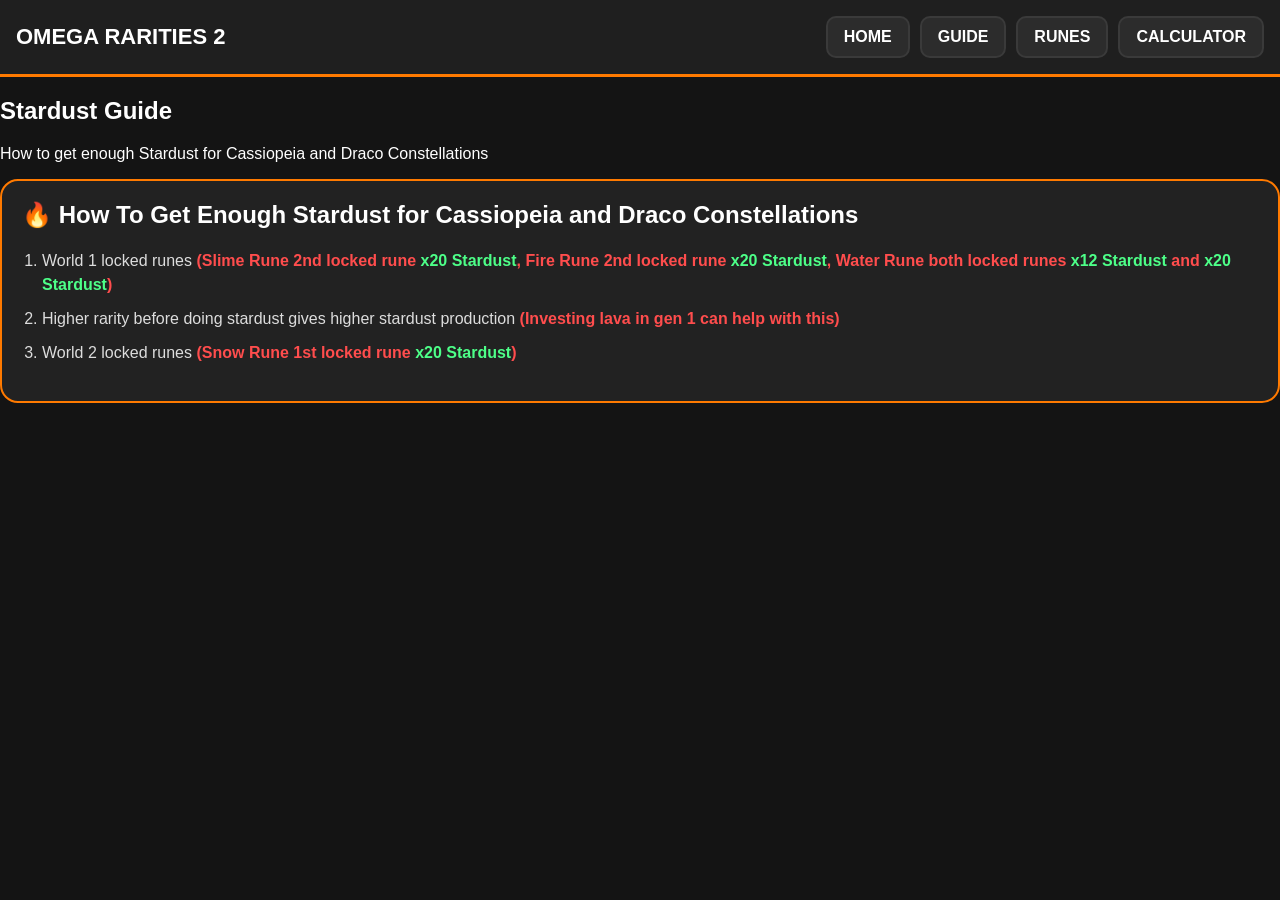
<file: stardust-guide.html>
<!DOCTYPE html>
<html lang="en">
<head>
    <meta charset="UTF-8">
    <meta name="viewport" content="width=device-width, initial-scale=1.0">
    <title>Stardust Guide</title>
    <link rel="stylesheet" href="style.css">
    <style>
        .red-text {
            color: #ff4d4d;
            font-weight: 600;
        }

        .green-text {
            color: #4dff88;
            font-weight: 700;
        }
    </style>
</head>
<body>

<header class="topbar">
    <div class="logo">OMEGA RARITIES 2</div>
    <nav>
        <a href="index.html">HOME</a>
        <a href="guides.html">GUIDE</a>
        <a href="runes.html">RUNES</a>
        <a href="calculator.html">CALCULATOR</a>
    </nav>
</header>

<section class="hero">
    <h1>Stardust Guide</h1>
    <p>How to get enough Stardust for Cassiopeia and Draco Constellations</p>
</section>

<section class="content">
    <div class="guide-box">
        <h2>🔥 How To Get Enough Stardust for Cassiopeia and Draco Constellations</h2>

        <ol>
            <li>
                World 1 locked runes
                <span class="red-text">(Slime Rune 2nd locked rune </span><span class="green-text">x20 Stardust</span><span class="red-text">, Fire Rune 2nd locked rune </span><span class="green-text">x20 Stardust</span><span class="red-text">, Water Rune both locked runes </span><span class="green-text">x12 Stardust</span><span class="red-text"> and </span><span class="green-text">x20 Stardust</span><span class="red-text">)</span>
            </li>
            <li>
                Higher rarity before doing stardust gives higher stardust production
                <span class="red-text">(Investing lava in gen 1 can help with this)</span>
            </li>
            <li>
                World 2 locked runes
                <span class="red-text">(Snow Rune 1st locked rune </span><span class="green-text">x20 Stardust</span><span class="red-text">)</span>
            </li>
        </ol>
    </div>
</section>

</body>
</html>
</file>
<file: style.css>
* {
    box-sizing: border-box;
}

body {
    margin: 0;
    font-family: Arial, sans-serif;
    background: #141414;
    color: white;
}

/* TOP BAR */
.topbar {
    background: #1f1f1f;
    border-bottom: 3px solid #ff7a00;
    padding: 16px;
    display: flex;
    justify-content: space-between;
    align-items: center;
}

.logo {
    font-size: 22px;
    font-weight: bold;
}

nav {
    display: flex;
    gap: 10px;
}

nav a {
    background: #2c2c2c;
    color: white;
    text-decoration: none;
    padding: 10px 16px;
    border-radius: 10px;
    font-weight: bold;
    border: 2px solid #3a3a3a;
}

nav a:hover {
    background: #ff7a00;
}

/* HERO CENTERED */
.home-page {
    max-width: 1000px;
    margin: auto;
    padding: 40px 20px;
    text-align: center;
}

.hero-card {
    background: #222;
    border: 2px solid #ff7a00;
    border-radius: 20px;
    padding: 40px 20px;
}

.hero-card h1 {
    margin: 0;
    font-size: 48px;
}

.hero-card p {
    margin-top: 10px;
    color: #ccc;
}

/* BUTTONS */
.hero-buttons {
    margin-top: 25px;
    display: flex;
    justify-content: center;
    gap: 10px;
}

.hero-btn {
    padding: 14px 20px;
    border-radius: 10px;
    font-weight: bold;
    text-decoration: none;
    color: white;
    background: #2c2c2c;
    border: 2px solid #444;
}

.hero-btn:hover {
    background: #ff7a00;
}

/* CARDS GRID */
.menu-grid {
    margin-top: 30px;
    display: grid;
    grid-template-columns: repeat(auto-fit, minmax(250px, 1fr));
    gap: 20px;
}

.menu-card {
    background: #222;
    border: 2px solid #333;
    border-radius: 16px;
    padding: 25px;
    text-align: center;
    text-decoration: none;
    color: white;
}

.menu-card:hover {
    border-color: #ff7a00;
    transform: translateY(-3px);
}

.menu-card h2 {
    margin: 10px 0;
}

.menu-card p {
    color: #aaa;
}

/* RUNES */
.rune-grid {
    display: grid;
    grid-template-columns: repeat(auto-fit, minmax(250px, 1fr));
    gap: 20px;
}

.rune-card {
    background: #222;
    border: 2px solid #333;
    padding: 20px;
    border-radius: 16px;
    text-align: center;
    cursor: pointer;
}

.rune-card:hover {
    border-color: #ff7a00;
}

.rune-card img {
    width: 100px;
    margin: 10px 0;
}

/* POPUP */
.popup {
    display: none;
    position: fixed;
    inset: 0;
    background: rgba(0,0,0,0.85);
    justify-content: center;
    align-items: center;
}

.popup-content {
    background: #222;
    border: 2px solid #ff7a00;
    padding: 20px;
    border-radius: 16px;
    max-height: 80vh;
    overflow-y: auto;
    width: 90%;
    max-width: 900px;
}

.close {
    float: right;
    font-size: 28px;
    cursor: pointer;
}

#popup-images {
    display: grid;
    grid-template-columns: repeat(auto-fit, minmax(200px, 1fr));
    gap: 10px;
}

.popup-img {
    width: 100%;
    border-radius: 10px;
}

.guide-box {
    background: #222;
    border: 2px solid #ff7a00;
    border-radius: 18px;
    padding: 20px;
    margin-bottom: 20px;
}

.guide-box h2 {
    margin-top: 0;
}

.guide-box ol {
    padding-left: 20px;
}

.guide-box li {
    margin-bottom: 10px;
    color: #ddd;
    line-height: 1.5;
}

/* ===== CALCULATOR HERO CUSTOM ===== */

.hero-custom {
    display: flex;
    justify-content: center;
    align-items: center;
    padding: 50px 20px 30px;
}

.hero-box {
    background: linear-gradient(180deg, #2c2c2c 0%, #1f1f1f 100%);
    border: 2px solid #ff8c1a;
    border-radius: 22px;
    padding: 30px;
    text-align: center;
    max-width: 700px;
    width: 100%;
    box-shadow: 0 16px 30px rgba(0,0,0,0.35);
}

.hero-small {
    display: block;
    color: #ff9f2f;
    font-size: 13px;
    letter-spacing: 1px;
    margin-bottom: 6px;
}

.hero-box h1 {
    margin: 0;
    font-size: 36px;
    color: white;
}

.hero-box p {
    margin-top: 12px;
    color: #cfcfcf;
    font-size: 16px;
}
</file>
